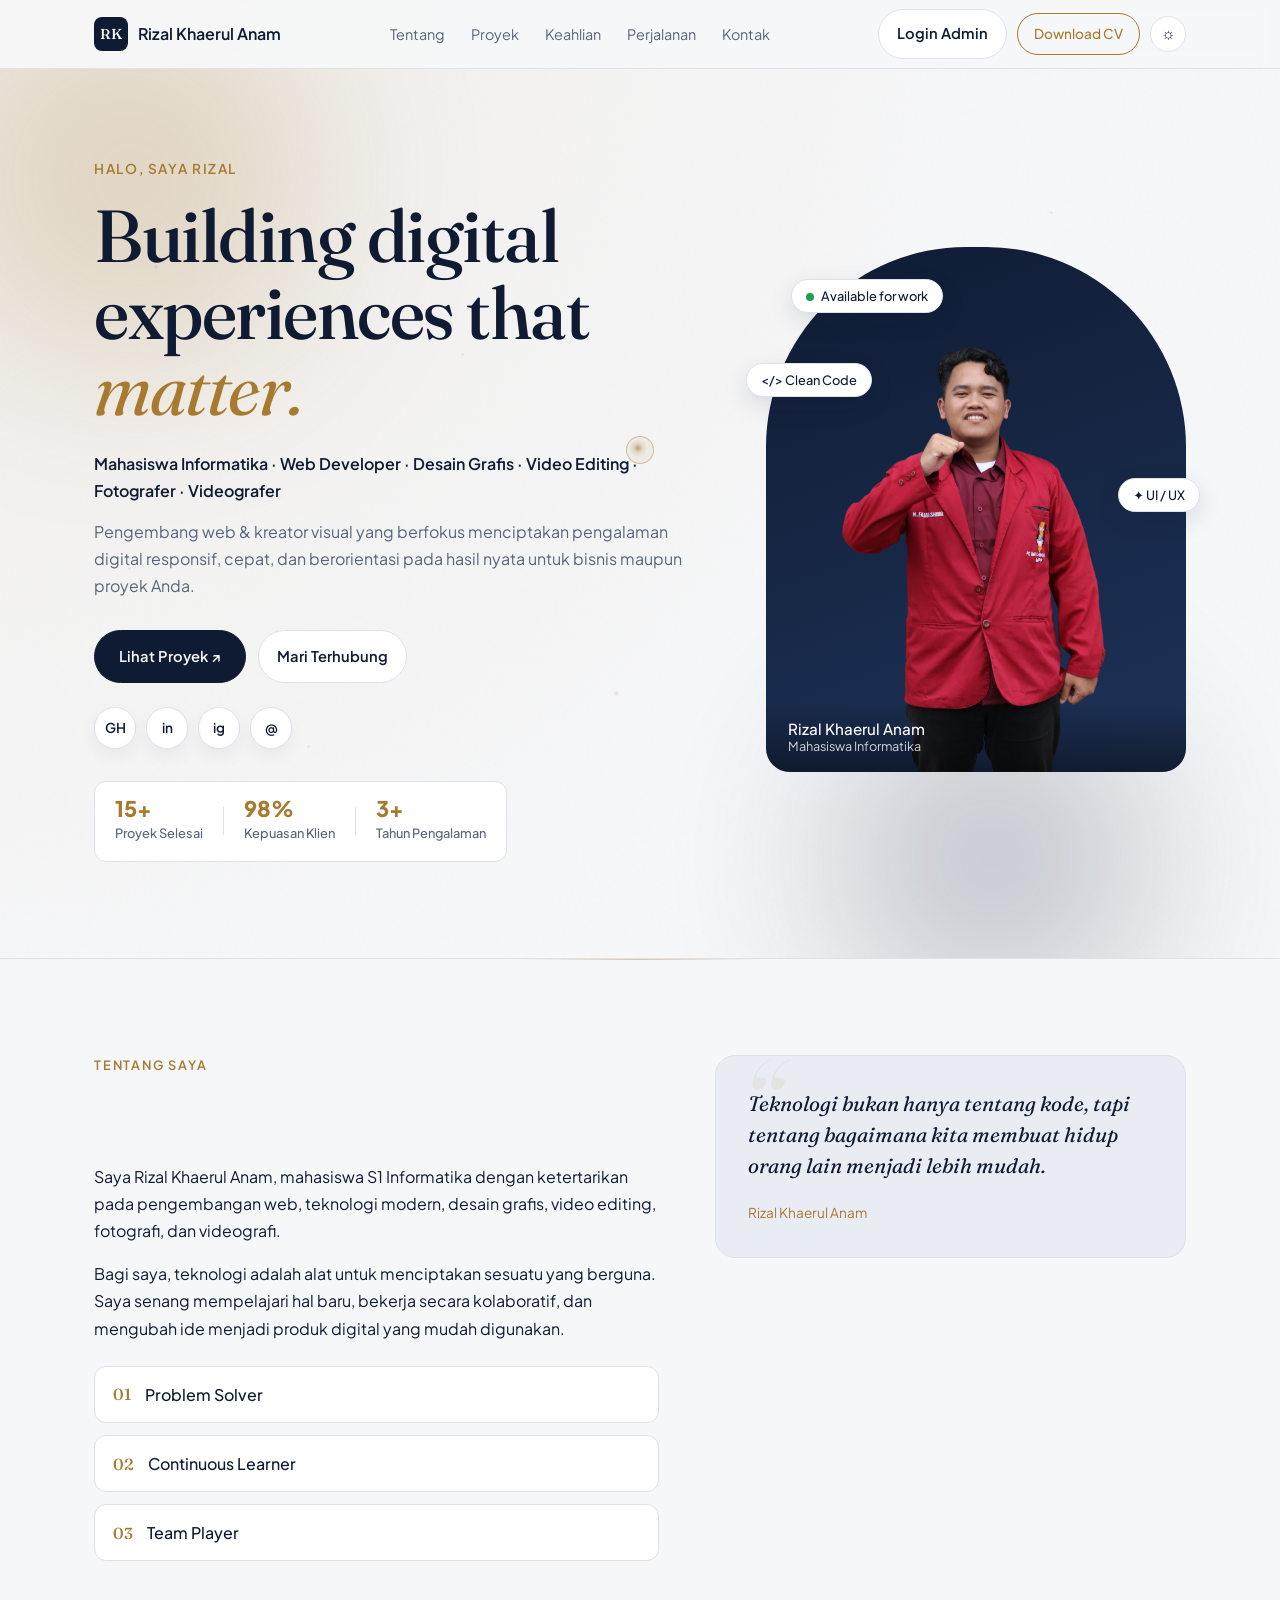
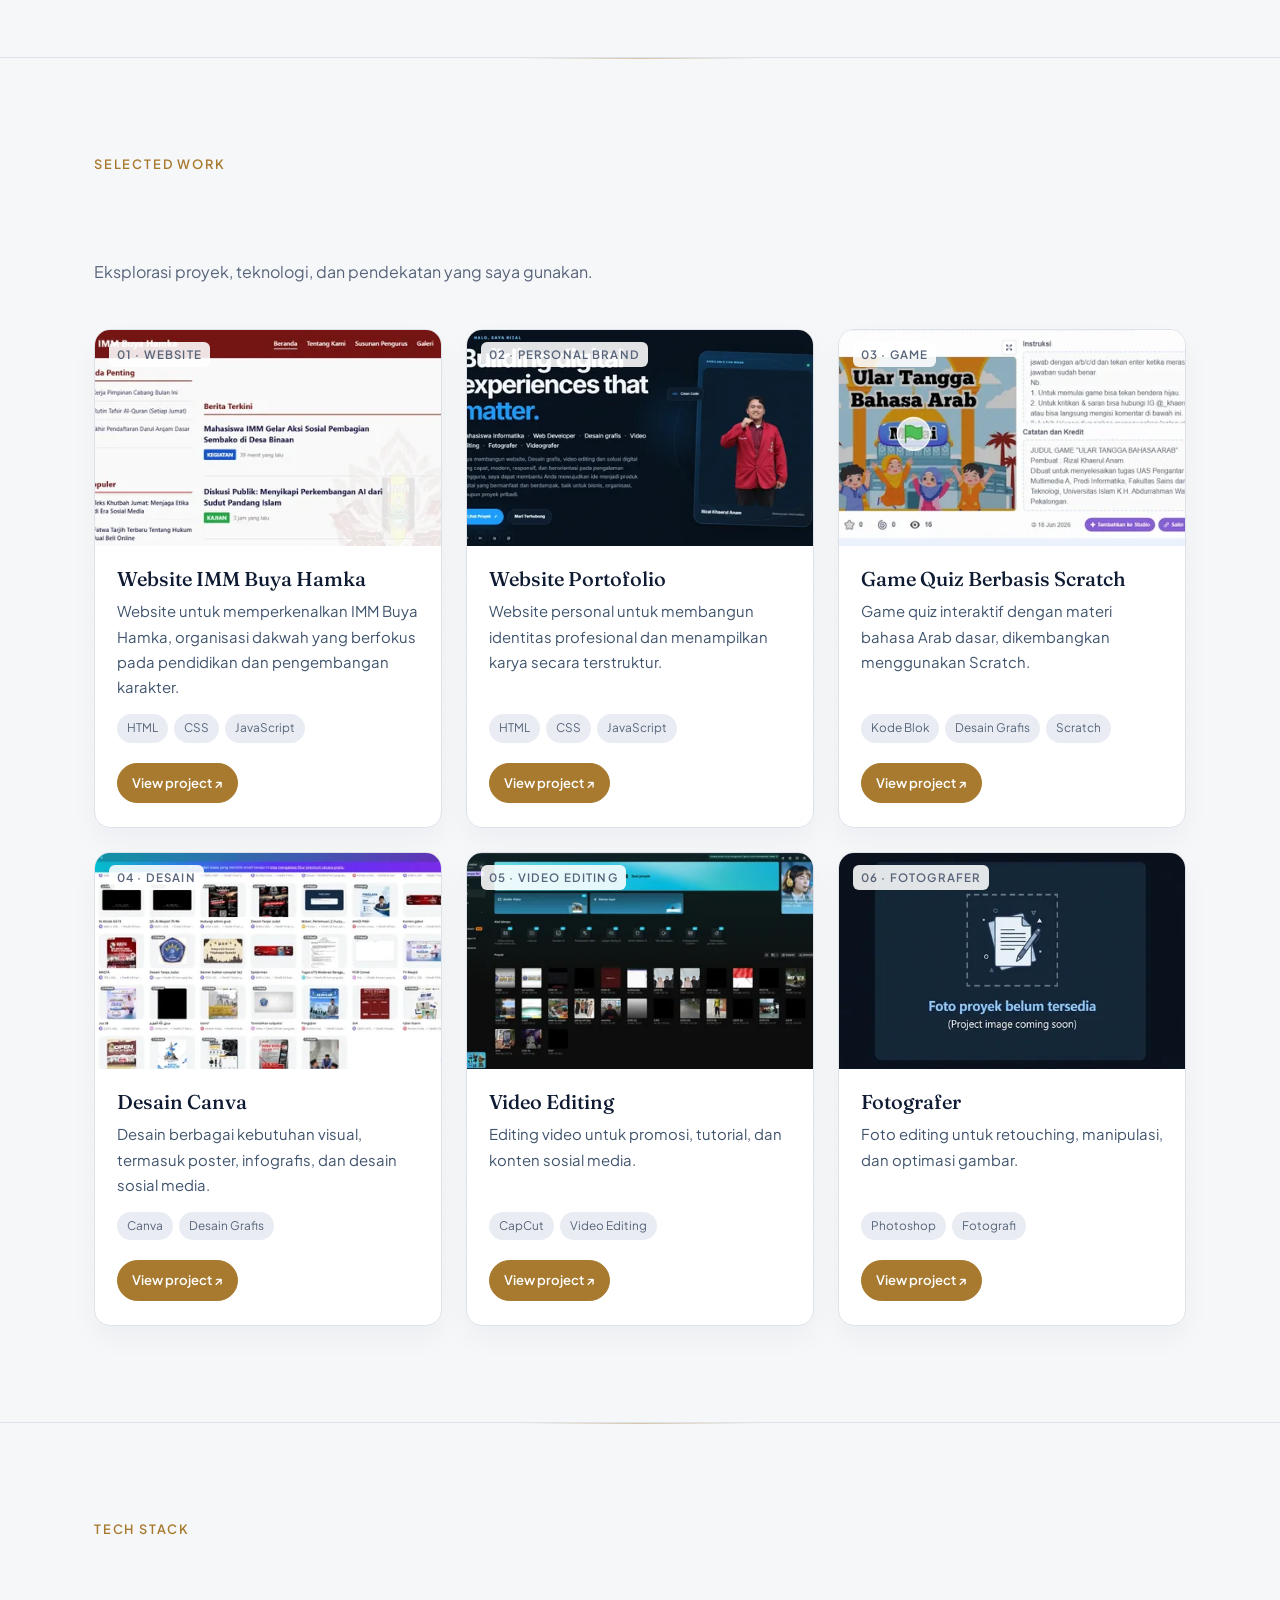
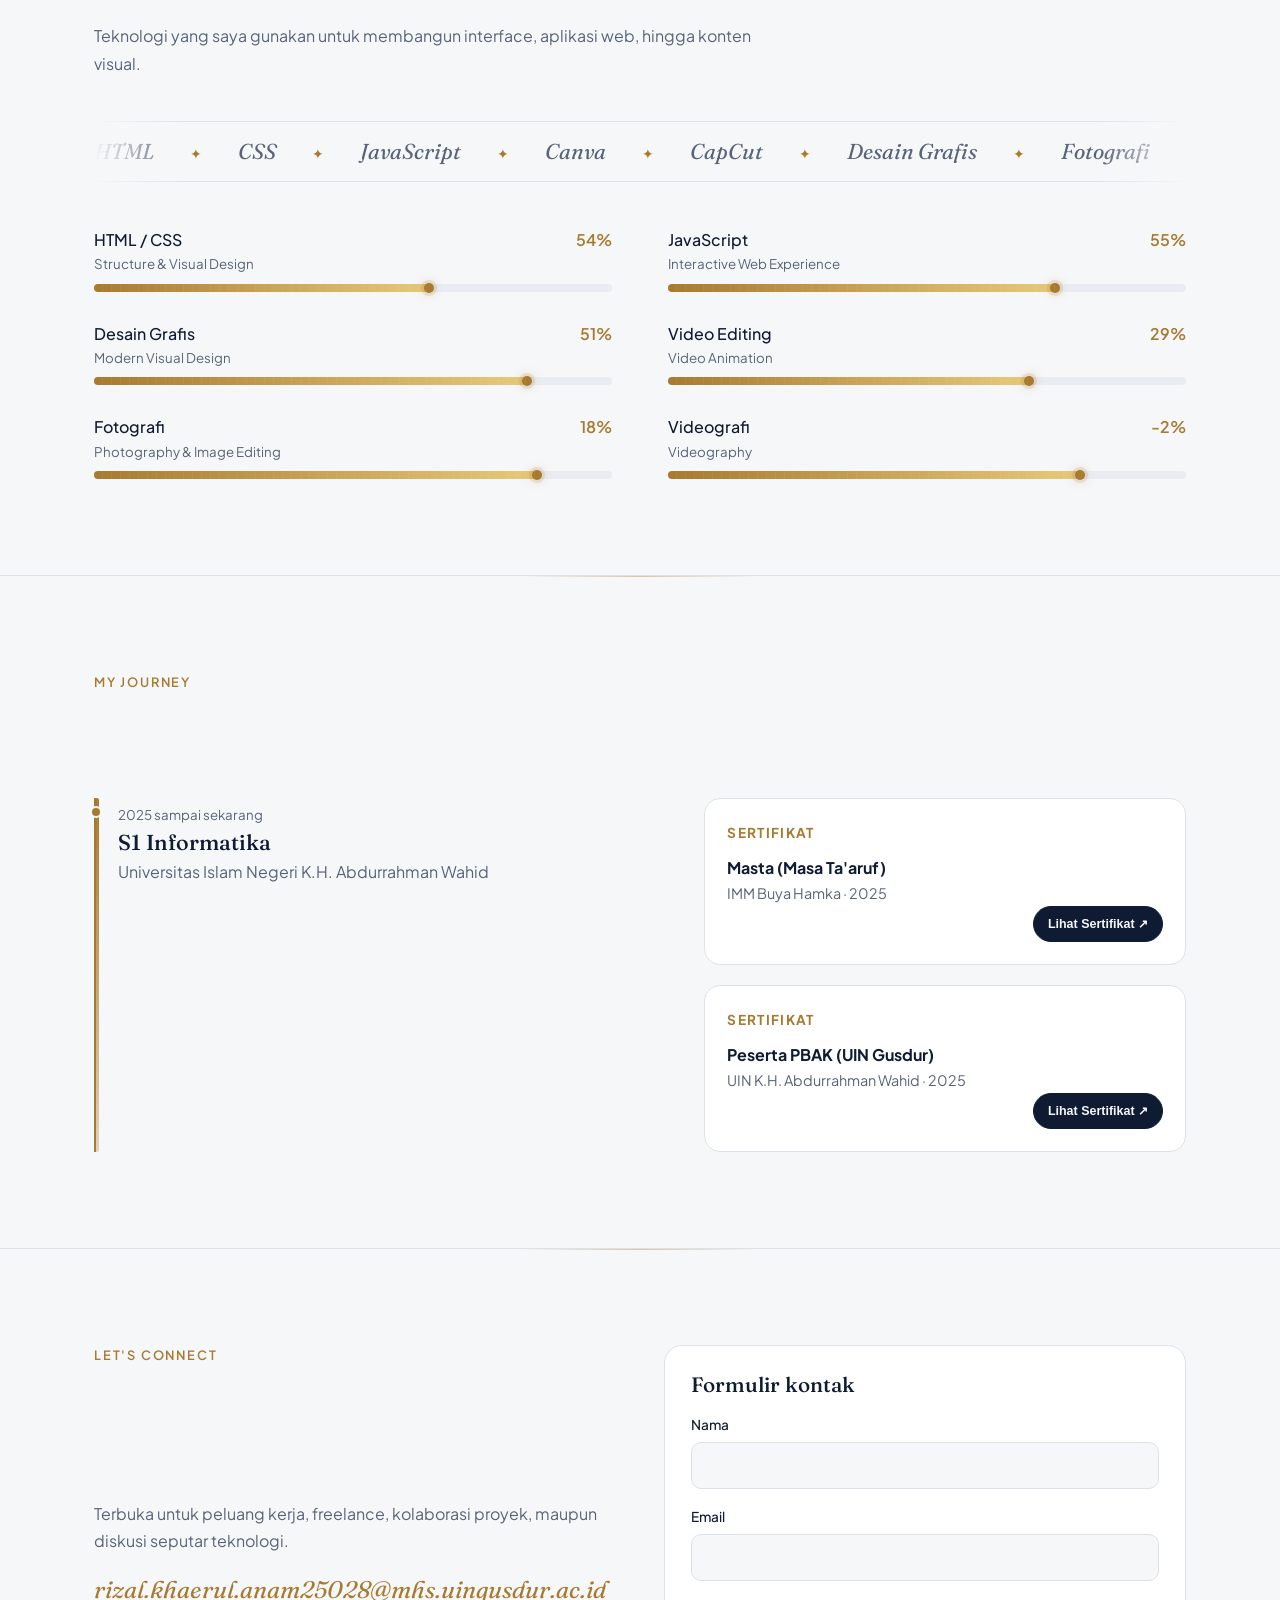
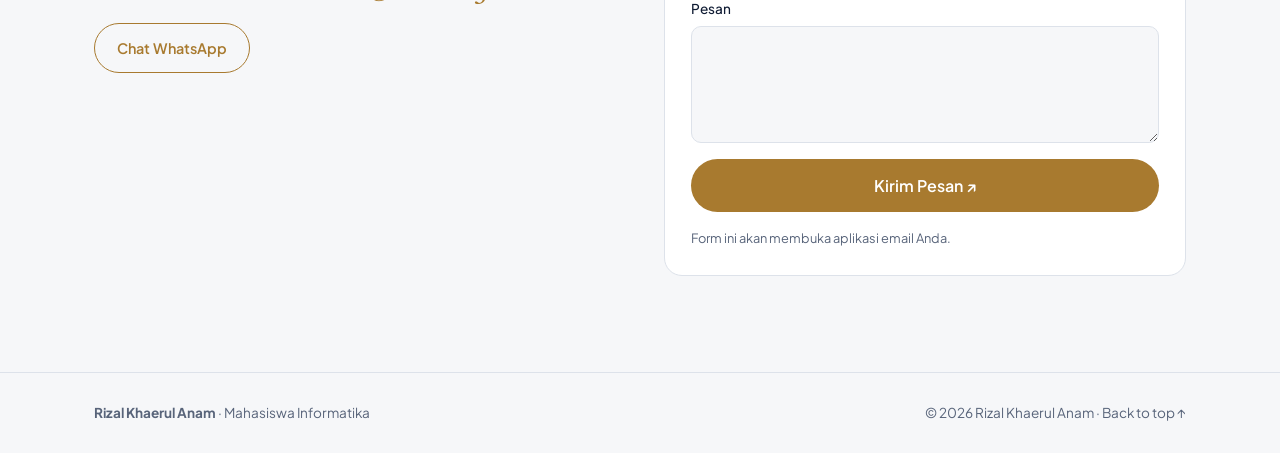
<file: index.html>
<!doctype html>
<html lang="id">
  <head>
    <meta charset="utf-8" />
    <meta
      name="viewport"
      content="width=device-width, initial-scale=1, viewport-fit=cover"
    />
    <meta
      name="description"
      content="Portofolio Rizal Khaerul Anam, mahasiswa Informatika, web developer, dan kreator visual."
    />
    <title>Rizal Khaerul Anam | Portfolio</title>

    <link rel="preconnect" href="https://fonts.googleapis.com" />
    <link rel="preconnect" href="https://fonts.gstatic.com" crossorigin />
    <link
      href="https://fonts.googleapis.com/css2?family=Fraunces:ital,opsz,wght@0,9..144,500;1,9..144,400&family=Plus+Jakarta+Sans:wght@400;500;600;700;800&display=swap"
      rel="stylesheet"
    />
    <link rel="icon" type="image/svg+xml" href="assets/favicon.svg" />
    <link rel="stylesheet" href="css/style.css" />
    <link rel="stylesheet" href="css/motion.css" />
    <style>
      .journey-row {
        margin-top: 40px;
      }

      .contact-copy {
        margin-bottom: 20px;
      }

      .skill-level-65 {
        width: 65%;
      }

      .skill-level-75 {
        width: 75%;
      }

      .skill-level-84 {
        width: 84%;
      }

      .skill-level-70 {
        width: 70%;
      }

      .skill-level-86 {
        width: 86%;
      }

      .skill-level-80 {
        width: 80%;
      }
    </style>
  </head>
  <body>
    <div class="cursor-glow" aria-hidden="true"></div>
    <a class="skip" href="#main">Lewati ke konten utama</a>

    <header>
      <div class="wrap">
        <a class="logo" href="#home"
          ><span class="mark">RK</span>Rizal Khaerul Anam</a
        >
        <nav aria-label="Navigasi utama">
          <a href="#about">Tentang</a><a href="#projects">Proyek</a
          ><a href="#skills">Keahlian</a><a href="#journey">Perjalanan</a
          ><a href="#contact">Kontak</a>
        </nav>
        <div class="actions">
          <a class="btn btn-secondary" href="admin.html">Login Admin</a>
          <a
            class="cv"
            href="assets/Rizal-Khaerul-Anam-CV.pdf"
            target="_blank"
            rel="noopener noreferrer"
            >Download CV</a
          >
          <button
            class="tbtn"
            id="theme"
            type="button"
            aria-label="Ganti tema"
            aria-pressed="false"
          >
            ☼
          </button>
        </div>
      </div>
    </header>

    <main id="main">
      <div class="hero reveal" id="home">
        <!-- Element Animasi Background Opsi 1 (Glowing Blobs) -->
        <div class="hero-bg-anim" aria-hidden="true">
          <div class="blob blob-1"></div>
          <div class="blob blob-2"></div>
        </div>

        <div class="wrap">
          <div>
            <p class="hi">HALO, SAYA RIZAL</p>
            <h1>Building digital experiences that <em>matter.</em></h1>
            <p class="roles">
              Mahasiswa Informatika · Web Developer · Desain Grafis · Video
              Editing · Fotografer · Videografer
            </p>

            <!-- Paragraf Hero yang Disempurnakan -->
            <p class="lead">
              Pengembang web & kreator visual yang berfokus menciptakan
              pengalaman digital responsif, cepat, dan berorientasi pada hasil
              nyata untuk bisnis maupun proyek Anda.
            </p>

            <!-- CTA Group & Sosial Media -->
            <div class="btns">
              <a class="btn primary" href="#projects">Lihat Proyek ↗</a>
              <a class="btn ghost btn-secondary" href="#contact"
                >Mari Terhubung</a
              >
            </div>

            <div class="social" aria-label="Media sosial">
              <a
                href="https://github.com/Rizalkhaerulanam-hub"
                aria-label="GitHub"
                target="_blank"
                rel="noopener noreferrer"
                class="social-icon"
                >GH</a
              >
              <a
                href="https://www.linkedin.com/in/rizal-khaerul-anam-7a9240411"
                aria-label="LinkedIn"
                target="_blank"
                rel="noopener noreferrer"
                class="social-icon"
                >in</a
              >
              <a
                href="https://www.instagram.com/_khaeruull"
                aria-label="Instagram"
                target="_blank"
                rel="noopener noreferrer"
                class="social-icon"
                >ig</a
              >
              <a
                href="mailto:rizal.khaerul.anam@gmail.com"
                aria-label="Email"
                class="social-icon"
                >@</a
              >
            </div>

            <!-- Bukti Sosial Above the Fold -->
            <div class="social-proof-above-fold">
              <div class="proof-item">
                <span class="proof-number">15+</span>
                <span class="proof-label">Proyek Selesai</span>
              </div>
              <div class="proof-divider"></div>
              <div class="proof-item">
                <span class="proof-number">98%</span>
                <span class="proof-label">Kepuasan Klien</span>
              </div>
              <div class="proof-divider"></div>
              <div class="proof-item">
                <span class="proof-number">3+</span>
                <span class="proof-label">Tahun Pengalaman</span>
              </div>
            </div>
          </div>

          <div class="photo">
            <img
              src="assets/profile.webp"
              alt="Foto profil Rizal Khaerul Anam"
              width="640"
              height="800"
              loading="eager"
              decoding="async"
            />
            <span class="chip c3"
              ><span class="dot"></span>Available for work</span
            >
            <span class="chip c1">&lt;/&gt; Clean Code</span>
            <span class="chip c2">✦ UI / UX</span>
            <div class="cap">
              Rizal Khaerul Anam<small>Mahasiswa Informatika</small>
            </div>
          </div>
        </div>
      </div>

      <section id="about" class="reveal">
        <div class="wrap about">
          <div>
            <p class="eyebrow">TENTANG SAYA</p>
            <h2>Lebih dari sekadar <em>kode.</em></h2>
            <p>
              Saya Rizal Khaerul Anam, mahasiswa S1 Informatika dengan
              ketertarikan pada pengembangan web, teknologi modern, desain
              grafis, video editing, fotografi, dan videografi.
            </p>
            <p>
              Bagi saya, teknologi adalah alat untuk menciptakan sesuatu yang
              berguna. Saya senang mempelajari hal baru, bekerja secara
              kolaboratif, dan mengubah ide menjadi produk digital yang mudah
              digunakan.
            </p>
            <div class="traits">
              <div class="trait"><b>01</b>Problem Solver</div>
              <div class="trait"><b>02</b>Continuous Learner</div>
              <div class="trait"><b>03</b>Team Player</div>
            </div>
          </div>
          <blockquote>
            <p>
              Teknologi bukan hanya tentang kode, tapi tentang bagaimana kita
              membuat hidup orang lain menjadi lebih mudah.
            </p>
            <cite>Rizal Khaerul Anam</cite>
          </blockquote>
        </div>
      </section>

      <section id="projects" class="reveal">
        <div class="wrap">
          <p class="eyebrow">SELECTED WORK</p>
          <h2>Proyek yang pernah <em>saya bangun.</em></h2>
          <p class="sub">
            Eksplorasi proyek, teknologi, dan pendekatan yang saya gunakan.
          </p>
          <div class="grid">
            <article class="card">
              <div class="thumb">
                <img
                  src="assets/Project/01-480.webp"
                  srcset="
                    assets/Project/01-480.webp   480w,
                    assets/Project/01-768.webp   768w,
                    assets/Project/01-1078.webp 1078w
                  "
                  sizes="(max-width: 620px) 90vw, (max-width: 960px) 44vw, 340px"
                  width="1078"
                  height="674"
                  loading="lazy"
                  decoding="async"
                  alt="Pratinjau proyek website IMM Buya Hamka"
                /><span>01 · WEBSITE</span>
              </div>
              <div class="body">
                <h3>Website IMM Buya Hamka</h3>
                <p>
                  Website untuk memperkenalkan IMM Buya Hamka, organisasi dakwah
                  yang berfokus pada pendidikan dan pengembangan karakter.
                </p>
                <ul class="tags">
                  <li>HTML</li>
                  <li>CSS</li>
                  <li>JavaScript</li>
                </ul>
                <a
                  class="go"
                  href="https://rizalkhaerulanam-hub.github.io/website-imm/"
                  target="_blank"
                  rel="noopener noreferrer"
                  >View project ↗</a
                >
              </div>
            </article>
            <article class="card">
              <div class="thumb">
                <img
                  src="assets/Project/02-480.webp"
                  srcset="
                    assets/Project/02-480.webp 480w,
                    assets/Project/02-768.webp 768w,
                    assets/Project/02-936.webp 936w
                  "
                  sizes="(max-width: 620px) 90vw, (max-width: 960px) 44vw, 340px"
                  width="936"
                  height="585"
                  loading="lazy"
                  decoding="async"
                  alt="Pratinjau website portofolio pribadi"
                /><span>02 · PERSONAL BRAND</span>
              </div>
              <div class="body">
                <h3>Website Portofolio</h3>
                <p>
                  Website personal untuk membangun identitas profesional dan
                  menampilkan karya secara terstruktur.
                </p>
                <ul class="tags">
                  <li>HTML</li>
                  <li>CSS</li>
                  <li>JavaScript</li>
                </ul>
                <a
                  class="go"
                  href="https://github.com/Rizalkhaerulanam-hub/portfolio-rizal-premium"
                  target="_blank"
                  rel="noopener noreferrer"
                  >View project ↗</a
                >
              </div>
            </article>
            <article class="card">
              <div class="thumb">
                <img
                  src="assets/Project/03-480.webp"
                  srcset="
                    assets/Project/03-480.webp 480w,
                    assets/Project/03-768.webp 768w,
                    assets/Project/03-982.webp 982w
                  "
                  sizes="(max-width: 620px) 90vw, (max-width: 960px) 44vw, 340px"
                  width="982"
                  height="614"
                  loading="lazy"
                  decoding="async"
                  alt="Pratinjau proyek game kuis bahasa Arab"
                /><span>03 · GAME</span>
              </div>
              <div class="body">
                <h3>Game Quiz Berbasis Scratch</h3>
                <p>
                  Game quiz interaktif dengan materi bahasa Arab dasar,
                  dikembangkan menggunakan Scratch.
                </p>
                <ul class="tags">
                  <li>Kode Blok</li>
                  <li>Desain Grafis</li>
                  <li>Scratch</li>
                </ul>
                <a
                  class="go"
                  href="https://scratch.mit.edu/projects/1331678652/"
                  target="_blank"
                  rel="noopener noreferrer"
                  >View project ↗</a
                >
              </div>
            </article>
            <article class="card">
              <div class="thumb">
                <img
                  src="assets/Project/04-480.webp"
                  srcset="
                    assets/Project/04-480.webp 480w,
                    assets/Project/04-660.webp 660w
                  "
                  sizes="(max-width: 620px) 90vw, (max-width: 960px) 44vw, 340px"
                  width="660"
                  height="413"
                  loading="lazy"
                  decoding="async"
                  alt="Pratinjau karya desain grafis"
                /><span>04 · DESAIN</span>
              </div>
              <div class="body">
                <h3>Desain Canva</h3>
                <p>
                  Desain berbagai kebutuhan visual, termasuk poster, infografis,
                  dan desain sosial media.
                </p>
                <ul class="tags">
                  <li>Canva</li>
                  <li>Desain Grafis</li>
                </ul>
                <a class="go" href="desain-canva.html">View project ↗</a>
              </div>
            </article>
            <article class="card">
              <div class="thumb">
                <img
                  src="assets/Project/05-480.webp"
                  srcset="
                    assets/Project/05-480.webp 480w,
                    assets/Project/05-768.webp 768w,
                    assets/Project/05-943.webp 943w
                  "
                  sizes="(max-width: 620px) 90vw, (max-width: 960px) 44vw, 340px"
                  width="943"
                  height="589"
                  loading="lazy"
                  decoding="async"
                  alt="Pratinjau proyek video editing"
                /><span>05 · VIDEO EDITING</span>
              </div>
              <div class="body">
                <h3>Video Editing</h3>
                <p>
                  Editing video untuk promosi, tutorial, dan konten sosial
                  media.
                </p>
                <ul class="tags">
                  <li>CapCut</li>
                  <li>Video Editing</li>
                </ul>
                <a class="go" href="video-editing.html">View project ↗</a>
              </div>
            </article>
            <article class="card">
              <div class="thumb">
                <img
                  src="assets/Project/comingsoon-480.webp"
                  srcset="
                    assets/Project/comingsoon-480.webp   480w,
                    assets/Project/comingsoon-768.webp   768w,
                    assets/Project/comingsoon-1024.webp 1024w
                  "
                  sizes="(max-width: 620px) 90vw, (max-width: 960px) 44vw, 340px"
                  width="1024"
                  height="667"
                  loading="lazy"
                  decoding="async"
                  alt="Pratinjau halaman portofolio fotografi"
                /><span>06 · FOTOGRAFER</span>
              </div>
              <div class="body">
                <h3>Fotografer</h3>
                <p>
                  Foto editing untuk retouching, manipulasi, dan optimasi
                  gambar.
                </p>
                <ul class="tags">
                  <li>Photoshop</li>
                  <li>Fotografi</li>
                </ul>
                <a class="go" href="fotografer.html">View project ↗</a>
              </div>
            </article>
          </div>
        </div>
      </section>

      <section id="skills" class="reveal">
        <div class="wrap">
          <p class="eyebrow">TECH STACK</p>
          <h2>Tools untuk <em>mewujudkan ide.</em></h2>
          <p class="sub">
            Teknologi yang saya gunakan untuk membangun interface, aplikasi web,
            hingga konten visual.
          </p>
          <div class="marquee" aria-hidden="true">
            <div class="track">
              <span>HTML</span><span>CSS</span><span>JavaScript</span
              ><span>Canva</span><span>CapCut</span><span>Desain Grafis</span
              ><span>Fotografi</span><span>Videografi</span><span>HTML</span
              ><span>CSS</span><span>JavaScript</span><span>Canva</span
              ><span>CapCut</span><span>Desain Grafis</span
              ><span>Fotografi</span><span>Videografi</span>
            </div>
          </div>
          <div class="bars">
            <div class="bar">
              <div class="row">
                <span>HTML / CSS<small>Structure & Visual Design</small></span
                ><b>65%</b>
              </div>
              <div class="meter"><i class="skill-level-65"></i></div>
            </div>
            <div class="bar">
              <div class="row">
                <span>JavaScript<small>Interactive Web Experience</small></span
                ><b>75%</b>
              </div>
              <div class="meter"><i class="skill-level-75"></i></div>
            </div>
            <div class="bar">
              <div class="row">
                <span>Desain Grafis<small>Modern Visual Design</small></span
                ><b>84%</b>
              </div>
              <div class="meter"><i class="skill-level-84"></i></div>
            </div>
            <div class="bar">
              <div class="row">
                <span>Video Editing<small>Video Animation</small></span
                ><b>70%</b>
              </div>
              <div class="meter"><i class="skill-level-70"></i></div>
            </div>
            <div class="bar">
              <div class="row">
                <span>Fotografi<small>Photography & Image Editing</small></span
                ><b>86%</b>
              </div>
              <div class="meter"><i class="skill-level-86"></i></div>
            </div>
            <div class="bar">
              <div class="row">
                <span>Videografi<small>Videography</small></span
                ><b>80%</b>
              </div>
              <div class="meter"><i class="skill-level-80"></i></div>
            </div>
          </div>
        </div>
      </section>

      <section id="journey" class="reveal">
        <div class="wrap">
          <p class="eyebrow">MY JOURNEY</p>
          <h2>Belajar, bertumbuh, <em>berkarya.</em></h2>
          <div class="jr journey-row">
            <div class="tl">
              <small>2025 sampai sekarang</small>
              <h3>S1 Informatika</h3>
              <p>Universitas Islam Negeri K.H. Abdurrahman Wahid</p>
            </div>
            <div class="certs-col">
              <div class="cert">
                <h4>SERTIFIKAT</h4>
                <strong>Masta (Masa Ta'aruf)</strong>
                <span>IMM Buya Hamka · 2025</span>
                <button
                  class="btn primary cert-btn"
                  type="button"
                  data-cert-modal
                  data-cert-title="Sertifikat Masta (Masa Ta'aruf)"
                  data-cert-img="assets/SERTIFIKAT/S_01.png"
                  aria-label="Lihat sertifikat Masta"
                >
                  Lihat Sertifikat ↗
                </button>
              </div>

              <div class="cert">
                <h4>SERTIFIKAT</h4>
                <strong>Peserta PBAK (UIN Gusdur)</strong>
                <span>UIN K.H. Abdurrahman Wahid · 2025</span>
                <button
                  class="btn primary cert-btn"
                  type="button"
                  data-cert-modal
                  data-cert-title="Sertifikat Peserta PBAK (Uin Gusdur) 2025"
                  data-cert-img="assets/SERTIFIKAT/S_02.png"
                  aria-label="Lihat sertifikat Peserta PBAK"
                >
                  Lihat Sertifikat ↗
                </button>
              </div>
            </div>
          </div>
        </div>
      </section>

      <section id="contact" class="reveal">
        <div class="wrap contact">
          <div>
            <p class="eyebrow">LET'S CONNECT</p>
            <h2>Punya ide? Mari buat sesuatu yang <em>berarti.</em></h2>
            <p class="sub contact-copy">
              Terbuka untuk peluang kerja, freelance, kolaborasi proyek, maupun
              diskusi seputar teknologi.
            </p>
            <a
              class="mail"
              href="mailto:rizal.khaerul.anam25028@mhs.uingusdur.ac.id"
              >rizal.khaerul.anam25028@mhs.uingusdur.ac.id</a
            ><br />
            <a
              class="wa"
              href="https://wa.me/6285865565047?text=Halo%20Rizal%2C%20saya%20ingin%20berdiskusi%20tentang%20proyek."
              target="_blank"
              rel="noopener noreferrer"
              >Chat WhatsApp</a
            >
          </div>
          <form id="f">
            <h3>Formulir kontak</h3>
            <label>Nama<input name="n" required autocomplete="name" /></label>
            <label
              >Email<input name="e" type="email" required autocomplete="email"
            /></label>
            <label>Pesan<textarea name="m" rows="4" required></textarea></label>
            <button type="submit">Kirim Pesan ↗</button>
            <p class="note">Form ini akan membuka aplikasi email Anda.</p>
          </form>
        </div>
      </section>
    </main>

    <footer>
      <div class="wrap">
        <span><b>Rizal Khaerul Anam</b> · Mahasiswa Informatika</span
        ><span
          >© 2026 Rizal Khaerul Anam · <a href="#home">Back to top ↑</a></span
        >
      </div>
    </footer>

    <div class="cert-modal-backdrop" id="certModal" aria-hidden="true">
      <div
        class="cert-modal"
        role="dialog"
        aria-modal="true"
        aria-labelledby="certTitle"
      >
        <button
          type="button"
          class="cert-modal-close"
          data-close-cert
          aria-label="Kembali ke menu sebelumnya"
        >
          ×
        </button>
        <h3 id="certTitle">Sertifikat Masta (Masa Ta'aruf)</h3>
        <img
          id="certImg"
          src="assets/SERTIFIKAT/S_01.png"
          alt="Sertifikat Masta (Masa Ta'aruf)"
        />
        <button
          type="button"
          class="btn ghost cert-modal-return"
          data-close-cert
        >
          Kembali
        </button>
      </div>
    </div>

    <script src="js/main.js" defer></script>
    <script src="js/motion.js" defer></script>
  </body>
</html>
</file>
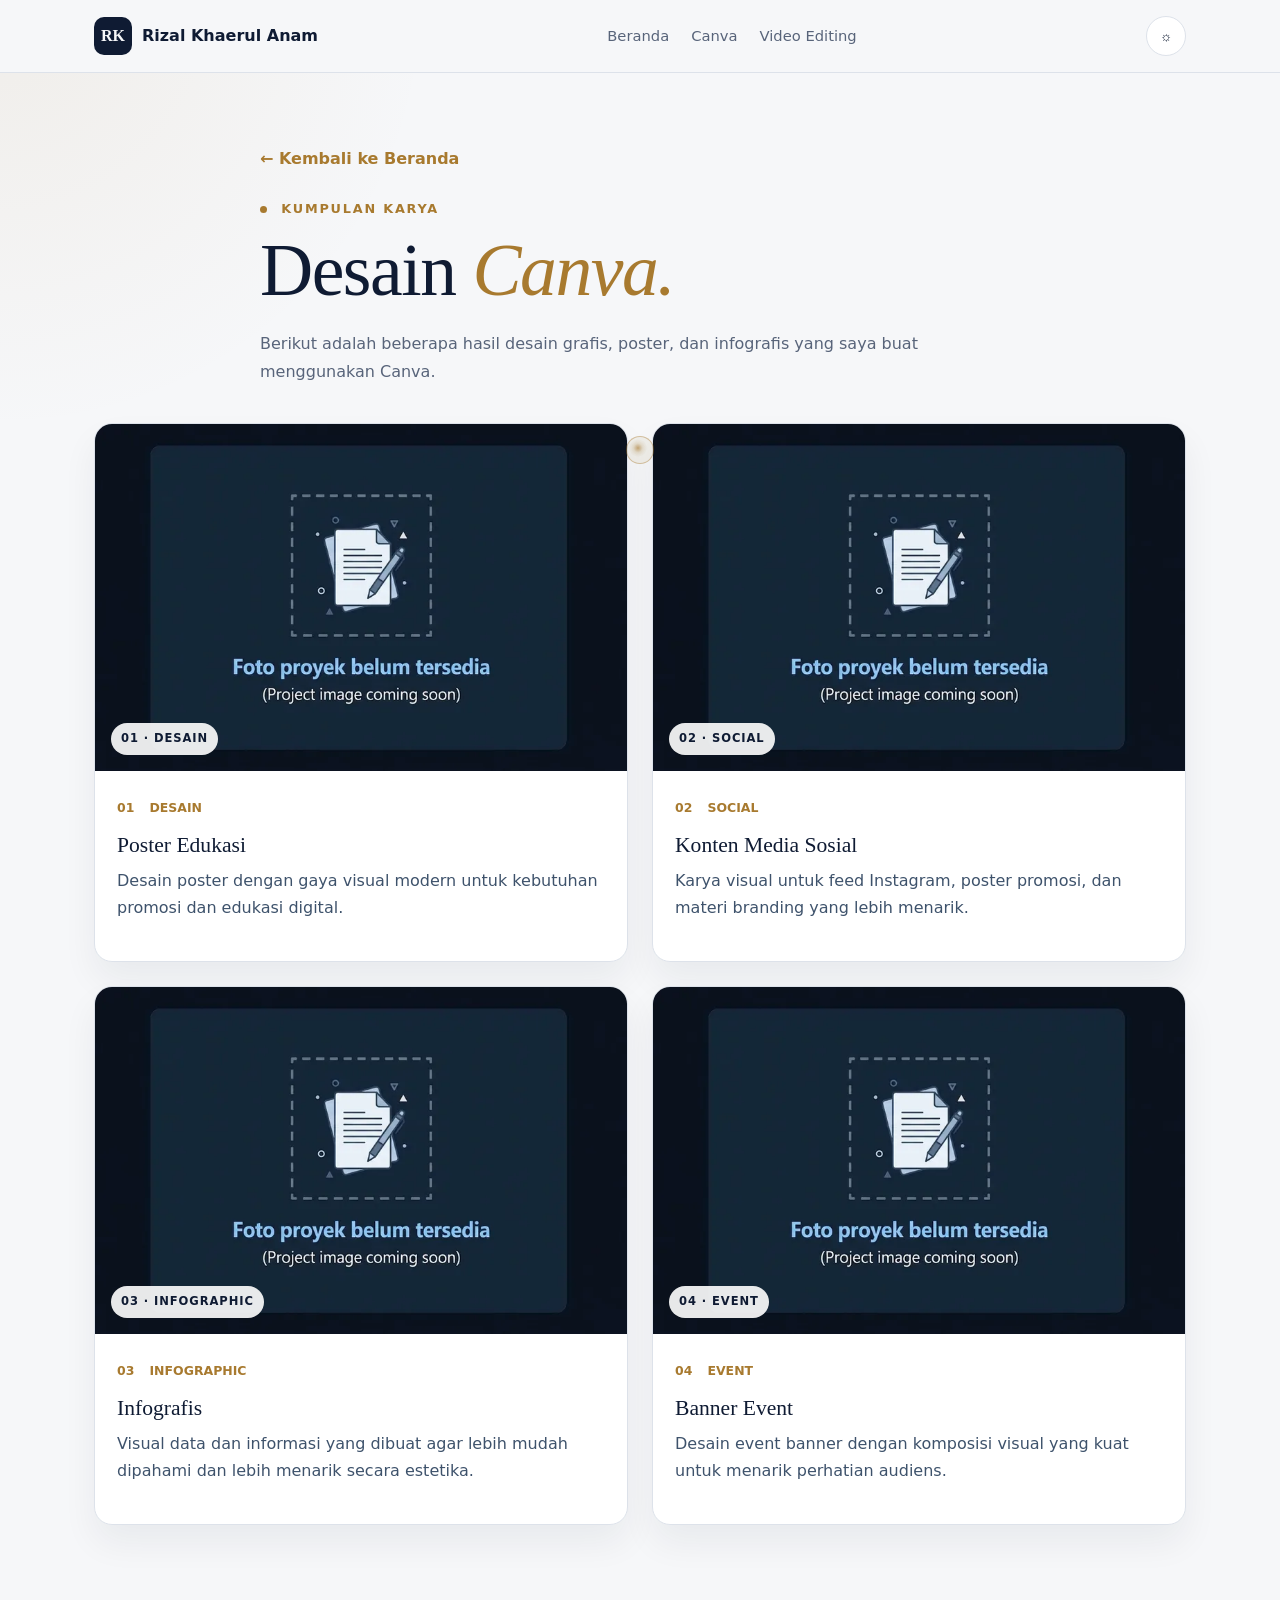
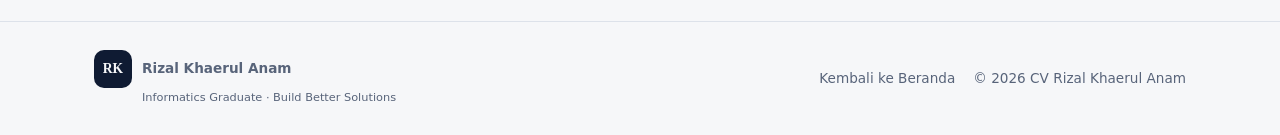
<file: desain-canva.html>
<!doctype html>
<html lang="id" data-theme="dark">
  <head>
    <link rel="icon" type="image/svg+xml" href="assets/favicon.svg" />
    <link rel="apple-touch-icon" href="assets/favicon.svg" />
    <meta charset="UTF-8" />
    <meta name="viewport" content="width=device-width, initial-scale=1.0" />
    <meta
      name="description"
      content="Kumpulan karya desain grafis, poster, dan infografis Canva oleh Rizal Khaerul Anam."
    />
    <title>Desain Canva — Rizal Khaerul Anam</title>

    <!-- Menghubungkan ke file CSS yang sama agar desainnya konsisten -->
    <script>
      (() => {
        try {
          const saved = localStorage.getItem("theme");
          if (saved === "light" || saved === "dark")
            document.documentElement.dataset.theme = saved;
          else if (window.matchMedia?.("(prefers-color-scheme: light)").matches)
            document.documentElement.dataset.theme = "light";
        } catch (_) {}
      })();
    </script>
    <link rel="stylesheet" href="css/style.css" />
  </head>
  <body>
    <a class="skip-link" href="#main-content">Lewati ke konten utama</a>
    <header class="site-header">
      <div class="container nav">
        <a class="brand" href="index.html" aria-label="Rizal Khaerul Anam">
          <span class="brand-mark">RK</span>
          <span class="brand-name">Rizal Khaerul Anam</span>
        </a>
        <nav class="nav-menu" id="navMenu" aria-label="Navigasi utama">
          <a href="index.html" class="nav-link">Beranda</a>
          <a href="desain-canva.html" class="nav-link">Canva</a>
          <a href="video-editing.html" class="nav-link">Video Editing</a>
        </nav>
        <button
          class="theme-toggle"
          id="themeToggle"
          type="button"
          aria-label="Ganti tema"
          aria-pressed="false"
        >
          <span class="theme-icon" aria-hidden="true">☼</span>
        </button>
        <button
          class="menu-toggle"
          id="menuToggle"
          type="button"
          aria-label="Buka menu"
          aria-expanded="false"
        >
          <span></span><span></span><span></span>
        </button>
      </div>
    </header>
    <!-- Latar belakang noise dan efek glow (sama seperti beranda) -->
    <div class="cursor-glow" aria-hidden="true"></div>
    <div class="noise" aria-hidden="true"></div>

    <main id="main-content">
      <section class="section projects">
        <div class="container">
          <!-- Tombol kembali ke halaman utama -->
          <div class="page-hero section-heading reveal">
            <a href="index.html" class="back-link">← Kembali ke Beranda</a>
            <p class="eyebrow"><span></span> KUMPULAN KARYA</p>
            <h1>Desain <em>Canva.</em></h1>
            <p class="heading-note">
              Berikut adalah beberapa hasil desain grafis, poster, dan
              infografis yang saya buat menggunakan Canva.
            </p>
          </div>

          <div class="project-grid gallery-grid">
            <article class="project-card featured">
              <div class="project-image">
                <img
                  src="assets/Project/comingsoon-768.webp"
                  srcset="
                    assets/Project/comingsoon-480.webp   480w,
                    assets/Project/comingsoon-768.webp   768w,
                    assets/Project/comingsoon-1024.webp 1024w
                  "
                  sizes="(max-width: 600px) 91vw, 540px"
                  width="1024"
                  height="667"
                  decoding="async"
                  alt="Poster edukasi desain Canva"
                  loading="lazy"
                />
                <span class="project-badge">01 · DESAIN</span>
              </div>
              <div class="project-info">
                <div>
                  <span class="project-index">01</span>
                  <span class="project-type">DESAIN</span>
                </div>
                <h3>Poster Edukasi</h3>
                <p>
                  Desain poster dengan gaya visual modern untuk kebutuhan
                  promosi dan edukasi digital.
                </p>
              </div>
            </article>

            <article class="project-card">
              <div class="project-image">
                <img
                  src="assets/Project/comingsoon-768.webp"
                  srcset="
                    assets/Project/comingsoon-480.webp   480w,
                    assets/Project/comingsoon-768.webp   768w,
                    assets/Project/comingsoon-1024.webp 1024w
                  "
                  sizes="(max-width: 600px) 91vw, 540px"
                  width="1024"
                  height="667"
                  decoding="async"
                  alt="Social media design Canva"
                  loading="lazy"
                />
                <span class="project-badge">02 · SOCIAL</span>
              </div>
              <div class="project-info">
                <div>
                  <span class="project-index">02</span>
                  <span class="project-type">SOCIAL</span>
                </div>
                <h3>Konten Media Sosial</h3>
                <p>
                  Karya visual untuk feed Instagram, poster promosi, dan materi
                  branding yang lebih menarik.
                </p>
              </div>
            </article>

            <article class="project-card">
              <div class="project-image">
                <img
                  src="assets/Project/comingsoon-768.webp"
                  srcset="
                    assets/Project/comingsoon-480.webp   480w,
                    assets/Project/comingsoon-768.webp   768w,
                    assets/Project/comingsoon-1024.webp 1024w
                  "
                  sizes="(max-width: 600px) 91vw, 540px"
                  width="1024"
                  height="667"
                  decoding="async"
                  alt="Infografis Canva"
                  loading="lazy"
                />
                <span class="project-badge">03 · INFOGRAPHIC</span>
              </div>
              <div class="project-info">
                <div>
                  <span class="project-index">03</span>
                  <span class="project-type">INFOGRAPHIC</span>
                </div>
                <h3>Infografis</h3>
                <p>
                  Visual data dan informasi yang dibuat agar lebih mudah
                  dipahami dan lebih menarik secara estetika.
                </p>
              </div>
            </article>

            <article class="project-card">
              <div class="project-image">
                <img
                  src="assets/Project/comingsoon-768.webp"
                  srcset="
                    assets/Project/comingsoon-480.webp   480w,
                    assets/Project/comingsoon-768.webp   768w,
                    assets/Project/comingsoon-1024.webp 1024w
                  "
                  sizes="(max-width: 600px) 91vw, 540px"
                  width="1024"
                  height="667"
                  decoding="async"
                  alt="Banner event desain Canva"
                  loading="lazy"
                />
                <span class="project-badge">04 · EVENT</span>
              </div>
              <div class="project-info">
                <div>
                  <span class="project-index">04</span>
                  <span class="project-type">EVENT</span>
                </div>
                <h3>Banner Event</h3>
                <p>
                  Desain event banner dengan komposisi visual yang kuat untuk
                  menarik perhatian audiens.
                </p>
              </div>
            </article>
          </div>
        </div>
      </section>
    </main>

    <footer class="page-footer">
      <div class="container footer-inner">
        <div>
          <span class="brand-mark">RK</span><strong>Rizal Khaerul Anam</strong>
          <small>Informatics Graduate · Build Better Solutions</small>
        </div>
        <div class="footer-links">
          <a href="index.html">Kembali ke Beranda</a>
          <span>© 2026 CV Rizal Khaerul Anam</span>
        </div>
      </div>
    </footer>
    <script src="js/main.js" defer></script>
    <script src="js/motion.js" defer></script>
  </body>
</html>
</file>
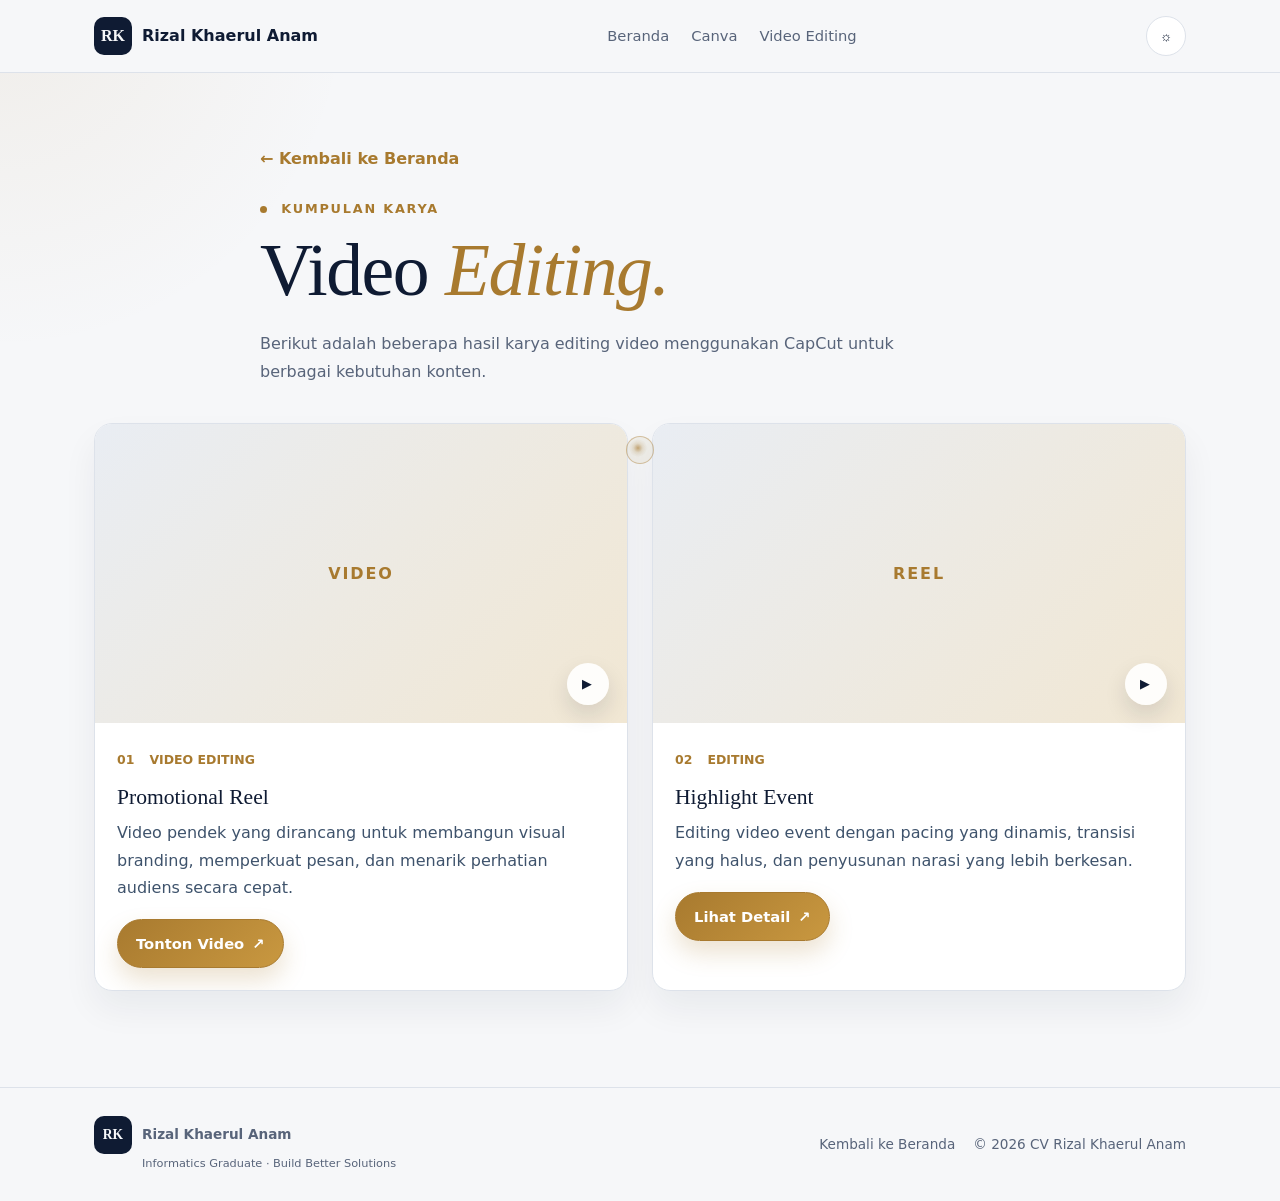
<file: video-editing.html>
<!doctype html>
<html lang="id" data-theme="dark">
  <head>
    <link rel="icon" type="image/svg+xml" href="assets/favicon.svg" />
    <link rel="apple-touch-icon" href="assets/favicon.svg" />
    <meta charset="UTF-8" />
    <meta name="viewport" content="width=device-width, initial-scale=1.0" />
    <meta
      name="description"
      content="Kumpulan karya video editing dan konten visual oleh Rizal Khaerul Anam."
    />
    <title>Video Editing — Rizal Khaerul Anam</title>
    <!-- Menghubungkan ke file CSS yang sama -->
    <script>
      (() => {
        try {
          const saved = localStorage.getItem("theme");
          if (saved === "light" || saved === "dark")
            document.documentElement.dataset.theme = saved;
          else if (window.matchMedia?.("(prefers-color-scheme: light)").matches)
            document.documentElement.dataset.theme = "light";
        } catch (_) {}
      })();
    </script>
    <link rel="stylesheet" href="css/style.css" />
  </head>
  <body>
    <a class="skip-link" href="#main-content">Lewati ke konten utama</a>
    <header class="site-header">
      <div class="container nav">
        <a class="brand" href="index.html" aria-label="Rizal Khaerul Anam">
          <span class="brand-mark">RK</span>
          <span class="brand-name">Rizal Khaerul Anam</span>
        </a>
        <nav class="nav-menu" id="navMenu" aria-label="Navigasi utama">
          <a href="index.html" class="nav-link">Beranda</a>
          <a href="desain-canva.html" class="nav-link">Canva</a>
          <a href="video-editing.html" class="nav-link">Video Editing</a>
        </nav>
        <button
          class="theme-toggle"
          id="themeToggle"
          type="button"
          aria-label="Ganti tema"
          aria-pressed="false"
        >
          <span class="theme-icon" aria-hidden="true">☼</span>
        </button>
        <button
          class="menu-toggle"
          id="menuToggle"
          type="button"
          aria-label="Buka menu"
          aria-expanded="false"
        >
          <span></span><span></span><span></span>
        </button>
      </div>
    </header>
    <div class="cursor-glow" aria-hidden="true"></div>
    <div class="noise" aria-hidden="true"></div>

    <main id="main-content">
      <section class="section projects">
        <div class="container">
          <!-- Tombol kembali ke halaman utama -->
          <div class="page-hero section-heading reveal">
            <a href="index.html" class="back-link">← Kembali ke Beranda</a>
            <p class="eyebrow"><span></span> KUMPULAN KARYA</p>
            <h1>Video <em>Editing.</em></h1>
            <p class="heading-note">
              Berikut adalah beberapa hasil karya editing video menggunakan
              CapCut untuk berbagai kebutuhan konten.
            </p>
          </div>

          <div class="project-grid media-grid">
            <article class="project-card video-card featured">
              <div class="media-placeholder">
                <span>VIDEO</span>
              </div>
              <div class="project-info">
                <div>
                  <span class="project-index">01</span>
                  <span class="project-type">VIDEO EDITING</span>
                </div>
                <h3>Promotional Reel</h3>
                <p>
                  Video pendek yang dirancang untuk membangun visual branding,
                  memperkuat pesan, dan menarik perhatian audiens secara cepat.
                </p>
                <a
                  href="mailto:rizal.khaerulanam25028@mhs.uingusdur.ac.id?subject=Permintaan%20Video%20Editing"
                  class="btn btn-primary"
                  >Tonton Video <span>↗</span></a
                >
              </div>
            </article>

            <article class="project-card video-card">
              <div class="media-placeholder">
                <span>REEL</span>
              </div>
              <div class="project-info">
                <div>
                  <span class="project-index">02</span>
                  <span class="project-type">EDITING</span>
                </div>
                <h3>Highlight Event</h3>
                <p>
                  Editing video event dengan pacing yang dinamis, transisi yang
                  halus, dan penyusunan narasi yang lebih berkesan.
                </p>
                <a
                  href="mailto:rizal.khaerulanam25028@mhs.uingusdur.ac.id?subject=Permintaan%20Edit%20Video%20Event"
                  class="btn btn-primary"
                  >Lihat Detail <span>↗</span></a
                >
              </div>
            </article>
          </div>
        </div>
      </section>
    </main>

    <footer class="page-footer">
      <div class="container footer-inner">
        <div>
          <span class="brand-mark">RK</span><strong>Rizal Khaerul Anam</strong>
          <small>Informatics Graduate · Build Better Solutions</small>
        </div>
        <div class="footer-links">
          <a href="index.html">Kembali ke Beranda</a>
          <span>© 2026 CV Rizal Khaerul Anam</span>
        </div>
      </div>
    </footer>
    <script src="js/main.js" defer></script>
    <script src="js/motion.js" defer></script>
  </body>
</html>
</file>
<file: css/style.css>
/* =========================================================
   PORTOFOLIO RIZAL KHAERUL ANAM
   Stylesheet utama hasil pemisahan dari index.html
   ========================================================= */
:root {
  --bg: #f6f7f9;
  --surface: #fff;
  --ink: #0f1b33;
  --muted: #58647a;
  --project-copy: #374c66;
  --line: #dde2ea;
  --accent: #a87a2f;
  --accent-soft: #f1e7d3;
  --on-accent: #fff;
  --panel: #e9edf3;
  --serif: "Fraunces", Georgia, serif;
  --sans: "Plus Jakarta Sans", system-ui, -apple-system, "Segoe UI", sans-serif;
  padding-top: env(safe-area-inset-top, 0px);
  padding-bottom: env(safe-area-inset-bottom, 0px);
}

@media (prefers-color-scheme: dark) {
  :root:not([data-theme="light"]) {
    --bg: #0a1220;
    --surface: #111c30;
    --ink: #eaeff7;
    --muted: #9aa7bc;
    --project-copy: #d7e1f3;
    --line: #22304a;
    --accent: #d6ae62;
    --accent-soft: #2a2518;
    --on-accent: #0a1220;
    --panel: #16233b;
  }
}

:root[data-theme="dark"] {
  --bg: #0a1220;
  --surface: #111c30;
  --ink: #eaeff7;
  --muted: #9aa7bc;
  --project-copy: #d7e1f3;
  --line: #22304a;
  --accent: #d6ae62;
  --accent-soft: #2a2518;
  --on-accent: #0a1220;
  --panel: #16233b;
}

*,
*::before,
*::after {
  box-sizing: border-box;
}

html {
  scroll-behavior: smooth;
  scroll-padding-top: calc(76px + env(safe-area-inset-top, 0px));
}

body {
  margin: 0;
  background:
    radial-gradient(
      circle at top left,
      rgba(168, 122, 47, 0.08),
      transparent 20%
    ),
    var(--bg);
  color: var(--ink);
  font: 400 1rem/1.7 var(--sans);
  -webkit-font-smoothing: antialiased;
  overflow-x: hidden;
}

body,
button,
a {
  cursor: auto;
}

@media (pointer: fine) {
  body,
  button,
  a,
  input,
  textarea {
    cursor: pointer;
  }
}

.cursor-glow {
  position: fixed;
  top: 0;
  left: 0;
  width: 18px;
  height: 18px;
  border-radius: 50%;
  pointer-events: none;
  z-index: 9999;
  background: radial-gradient(
    circle,
    rgba(168, 122, 47, 0.8),
    rgba(168, 122, 47, 0.22) 35%,
    rgba(168, 122, 47, 0.08) 55%,
    transparent 72%
  );
  transform: translate(-50%, -50%);
  transition:
    width 0.18s ease,
    height 0.18s ease,
    opacity 0.18s ease,
    filter 0.18s ease;
  opacity: 0.8;
  filter: blur(0.5px);
  animation: cursorPulse 1.8s ease-in-out infinite;
}

.cursor-trail {
  position: fixed;
  top: 0;
  left: 0;
  width: 28px;
  height: 28px;
  border-radius: 50%;
  border: 1px solid rgba(168, 122, 47, 0.45);
  background: rgba(168, 122, 47, 0.08);
  pointer-events: none;
  z-index: 9998;
  transform: translate(-50%, -50%);
  opacity: 0.9;
  transition: opacity 0.2s ease;
  filter: blur(0.6px);
}

.cursor-glow.is-down {
  width: 26px;
  height: 26px;
  opacity: 1;
  filter: blur(0.2px);
}

@keyframes cursorPulse {
  0%,
  100% {
    box-shadow: 0 0 0 0 rgba(168, 122, 47, 0.18);
  }
  50% {
    box-shadow: 0 0 0 8px rgba(168, 122, 47, 0.04);
  }
}

@media (pointer: coarse) {
  .cursor-glow {
    display: none;
  }
}

a {
  color: inherit;
  text-decoration: none;
}

:focus-visible {
  outline: 2px solid var(--accent);
  outline-offset: 3px;
  border-radius: 3px;
}

.wrap {
  max-width: 1140px;
  margin: 0 auto;
  padding: 0 24px;
}

.skip {
  position: absolute;
  left: -999px;
}

.skip:focus {
  left: 12px;
  top: 12px;
  background: var(--ink);
  color: var(--bg);
  padding: 8px 12px;
  z-index: 50;
}

header {
  position: sticky;
  top: env(safe-area-inset-top, 0px);
  z-index: 20;
  background: color-mix(in srgb, var(--bg) 88%, transparent);
  -webkit-backdrop-filter: blur(10px);
  backdrop-filter: blur(10px);
  border-bottom: 1px solid var(--line);
}

header .wrap {
  display: flex;
  align-items: center;
  justify-content: space-between;
  height: 68px;
  gap: 16px;
}

.logo {
  display: flex;
  align-items: center;
  gap: 10px;
  font-weight: 600;
}

.mark {
  width: 34px;
  height: 34px;
  border-radius: 8px;
  background: var(--ink);
  color: var(--bg);
  display: grid;
  place-items: center;
  font: 500 0.9rem var(--serif);
}

nav {
  display: flex;
  gap: 26px;
  font-size: 0.9rem;
  color: var(--muted);
}

nav a:hover {
  color: var(--ink);
}

.actions {
  display: flex;
  gap: 10px;
  align-items: center;
}

.cv {
  border: 1px solid var(--accent);
  color: var(--accent);
  padding: 8px 16px;
  border-radius: 999px;
  font-size: 0.85rem;
  font-weight: 500;
}

.cv:hover {
  background: var(--accent);
  color: var(--on-accent);
}

.tbtn {
  width: 36px;
  height: 36px;
  border-radius: 50%;
  border: 1px solid var(--line);
  background: var(--surface);
  color: var(--ink);
  cursor: pointer;
  font-size: 1rem;
}

@media (max-width: 860px) {
  header .wrap {
    height: auto;
    min-height: 68px;
    padding: 12px 0;
    flex-wrap: wrap;
    justify-content: center;
    gap: 10px 16px;
  }

  .logo {
    width: 100%;
    justify-content: center;
    text-align: center;
    font-size: 0.95rem;
    line-height: 1.3;
  }

  nav {
    display: none;
  }

  .actions {
    width: 100%;
    justify-content: center;
  }
}

.hero {
  padding: 88px 0 96px;
}

.hero .wrap {
  display: grid;
  grid-template-columns: 1.15fr 0.85fr;
  gap: 56px;
  align-items: center;
}

@media (max-width: 900px) {
  .hero .wrap {
    grid-template-columns: 1fr;
    gap: 32px;
  }

  .hero {
    padding: 56px 0;
  }

  .hero .wrap > div:first-child {
    text-align: center;
    display: flex;
    flex-direction: column;
    align-items: center;
  }

  .lead,
  .roles {
    max-width: 100%;
  }

  .btns {
    justify-content: center;
  }

  .social {
    justify-content: center;
  }

  .social-proof-above-fold {
    width: 100%;
  }
}

.hi {
  color: var(--accent);
  font-weight: 600;
  font-size: 0.85rem;
  letter-spacing: 0.12em;
  margin: 0 0 18px;
}

h1 {
  font: 500 clamp(2.5rem, 6.4vw, 4.6rem) / 1.04 var(--serif);
  letter-spacing: -0.02em;
  margin: 0 0 22px;
}

h1 em,
h2 em {
  font-style: italic;
  font-weight: 400;
  color: var(--accent);
}

.roles {
  font-weight: 600;
  margin: 0 0 14px;
}

.lead {
  color: var(--muted);
  max-width: 56ch;
  margin: 0 0 30px;
}

.btns {
  display: flex;
  gap: 12px;
  flex-wrap: wrap;
  margin-bottom: 24px;
}

.btn {
  display: inline-flex;
  align-items: center;
  justify-content: center;
  padding: 13px 24px;
  border-radius: 999px;
  font-weight: 600;
  font-size: 0.92rem;
  border: 1.5px solid var(--ink);
  cursor: pointer;
  transition:
    background 0.2s,
    color 0.2s,
    border-color 0.2s,
    transform 0.2s;
}

.btn:hover {
  transform: translateY(-2px);
}

.password-wrap {
  position: relative;
}

.password-input {
  width: 100%;
  padding-right: 44px;
}

.password-toggle {
  position: absolute;
  top: 50%;
  right: 10px;
  transform: translateY(-50%);
  width: 34px;
  height: 34px;
  border: 1px solid rgba(148, 163, 184, 0.44);
  border-radius: 50%;
  background: linear-gradient(
    135deg,
    rgba(255, 255, 255, 0.72),
    rgba(255, 255, 255, 0.18)
  );
  -webkit-backdrop-filter: blur(10px);
  backdrop-filter: blur(10px);
  color: var(--ink);
  cursor: pointer;
  display: grid;
  place-items: center;
  box-shadow: 0 8px 18px rgba(15, 23, 42, 0.08);
  transition:
    background 0.2s ease,
    border-color 0.2s ease,
    transform 0.2s ease,
    box-shadow 0.2s ease;
  padding: 0;
  line-height: 1;
}

.password-toggle:hover {
  background: linear-gradient(
    135deg,
    rgba(255, 255, 255, 0.9),
    rgba(148, 163, 184, 0.12)
  );
  border-color: rgba(128, 90, 213, 0.7);
  box-shadow: 0 12px 24px rgba(15, 23, 42, 0.12);
  transform: translateY(-50%) scale(1.05);
}

.password-toggle:focus-visible {
  outline: 2px solid rgba(128, 90, 213, 0.6);
  outline-offset: 2px;
}

.password-toggle svg {
  width: 17px;
  height: 17px;
  display: block;
  stroke: currentColor;
  fill: none;
  stroke-width: 1.9;
  stroke-linecap: round;
  stroke-linejoin: round;
}

.btn.primary {
  background: var(--ink);
  color: var(--bg);
  border-color: var(--ink);
}

.btn.primary:hover {
  background: var(--accent);
  border-color: var(--accent);
  color: var(--on-accent);
}

/* Kontras Ditingkatkan untuk CTA Sekunder */
.btn.btn-secondary,
.btn.ghost {
  background: var(--surface);
  color: var(--ink);
  border: 1.5px solid var(--line);
}

.btn.btn-secondary:hover,
.btn.ghost:hover {
  background: var(--ink);
  color: var(--bg);
  border-color: var(--ink);
}

/* Kontras & Touch Target Ditingkatkan untuk Media Sosial */
.social {
  display: flex;
  gap: 10px;
  margin-bottom: 32px;
}

.social a,
.social .social-icon {
  width: 42px;
  height: 42px;
  border: 1px solid var(--line);
  border-radius: 50%;
  display: grid;
  place-items: center;
  font-size: 0.85rem;
  font-weight: 600;
  color: var(--ink);
  background: var(--surface);
  transition: all 0.25s ease;
  box-shadow: 0 8px 18px rgba(15, 27, 51, 0.05);
}

.social a:hover,
.social .social-icon:hover {
  color: var(--on-accent);
  background: linear-gradient(135deg, var(--accent), #c99848);
  border-color: var(--accent);
  transform: translateY(-3px) rotate(4deg);
  box-shadow: 0 14px 22px rgba(168, 122, 47, 0.24);
}

/* Bukti Sosial Above the Fold */
.social-proof-above-fold {
  display: flex;
  align-items: center;
  gap: 20px;
  padding: 16px 20px;
  background: var(--surface);
  border: 1px solid var(--line);
  border-radius: 12px;
  width: fit-content;
}

.proof-item {
  display: flex;
  flex-direction: column;
}

.proof-number {
  font-size: 1.35rem;
  font-weight: 800;
  color: var(--accent);
  line-height: 1;
}

.proof-label {
  font-size: 0.8rem;
  color: var(--muted);
  margin-top: 4px;
  font-weight: 500;
}

.proof-divider {
  width: 1px;
  height: 28px;
  background-color: var(--line);
}

@media (max-width: 520px) {
  .wrap {
    padding: 0 16px;
  }

  .social-proof-above-fold {
    display: grid;
    grid-template-columns: 1fr;
    gap: 12px;
    padding: 14px 16px;
    width: 100%;
    justify-content: stretch;
    text-align: center;
  }

  .proof-divider {
    display: none;
  }

  .proof-number {
    font-size: 1.15rem;
  }

  .proof-label {
    font-size: 0.72rem;
  }

  .btns {
    width: 100%;
    flex-direction: column;
  }

  .btn {
    width: 100%;
  }

  .photo {
    max-width: 280px;
    border-radius: 140px 140px 20px 20px;
  }

  .chip {
    font-size: 0.7rem;
    padding: 7px 10px;
  }

  .c1 {
    left: 0;
    top: 18%;
  }

  .c2 {
    right: 0;
    top: 60%;
  }

  .c3 {
    left: 10px;
    top: 10px;
  }
}

.photo {
  position: relative;
  aspect-ratio: 4 / 5;
  max-width: 420px;
  width: 100%;
  margin-left: auto;
  border-radius: 200px 200px 24px 24px;
  background: linear-gradient(160deg, var(--ink), #1e3358);
  display: grid;
  place-items: center;
  color: var(--accent);
  font: 500 6rem var(--serif);
}

@media (max-width: 900px) {
  .photo {
    margin: 0 auto;
  }
}

.photo .cap {
  position: absolute;
  left: 0;
  right: 0;
  bottom: 0;
  padding: 18px 22px;
  color: #fff;
  font: 500 0.95rem var(--sans);
  background: linear-gradient(transparent, rgba(0, 0, 0, 0.45));
  border-radius: 0 0 24px 24px;
}

.photo .cap small {
  display: block;
  font-weight: 400;
  opacity: 0.8;
}

.chip {
  position: absolute;
  background: var(--surface);
  color: var(--ink);
  border: 1px solid var(--line);
  border-radius: 999px;
  padding: 8px 14px;
  font: 500 0.8rem var(--sans);
  box-shadow: 0 8px 24px rgba(15, 27, 51, 0.12);
}

.c1 {
  left: -20px;
  top: 22%;
}

.c2 {
  right: -14px;
  top: 44%;
}

.c3 {
  left: 6%;
  top: 6%;
}

.dot {
  display: inline-block;
  width: 8px;
  height: 8px;
  border-radius: 50%;
  background: #1f9d55;
  margin-right: 7px;
}

@media (max-width: 520px) {
  .c1 {
    left: 0;
  }

  .c2 {
    right: 0;
  }
}

section {
  padding: 96px 0;
  border-top: 1px solid var(--line);
}

.reveal {
  opacity: 0;
  transform: translateY(28px);
  transition:
    opacity 0.7s ease,
    transform 0.7s ease;
}

.reveal.is-visible {
  opacity: 1;
  transform: translateY(0);
}

@media (max-width: 760px) {
  section {
    padding: 68px 0;
  }
}

.eyebrow {
  color: var(--accent);
  font-weight: 600;
  font-size: 0.8rem;
  letter-spacing: 0.14em;
  margin: 0 0 12px;
}

h2 {
  font: 500 clamp(1.9rem, 4vw, 2.9rem) / 1.12 var(--serif);
  letter-spacing: -0.015em;
  margin: 0 0 18px;
}

.sub {
  color: var(--muted);
  max-width: 56ch;
  margin: 0 0 44px;
}

.about {
  display: grid;
  grid-template-columns: 1.2fr 1fr;
  gap: 56px;
}

@media (max-width: 860px) {
  .about {
    grid-template-columns: 1fr;
    gap: 32px;
  }

  .grid {
    grid-template-columns: 1fr;
  }

  .jr {
    grid-template-columns: 1fr;
  }
}

.about p {
  margin: 0 0 16px;
  max-width: 60ch;
}

.traits {
  display: grid;
  gap: 12px;
  margin-top: 24px;
}

.trait {
  display: flex;
  gap: 14px;
  align-items: center;
  padding: 14px 18px;
  background: var(--surface);
  border: 1px solid var(--line);
  border-radius: 12px;
  font-weight: 500;
}

.trait b {
  color: var(--accent);
  font: 500 1rem var(--serif);
}

blockquote {
  margin: 0;
  padding: 32px;
  background: var(--panel);
  color: var(--ink);
  border: 1px solid var(--line);
  border-radius: 20px;
  align-self: start;
}

blockquote p {
  font: italic 400 1.3rem/1.5 var(--serif);
  margin: 0 0 18px;
  color: var(--ink);
}

blockquote cite {
  font-style: normal;
  font-size: 0.85rem;
  color: var(--accent);
}

.grid {
  display: grid;
  grid-template-columns: repeat(3, 1fr);
  gap: 24px;
}

@media (max-width: 960px) {
  .grid {
    grid-template-columns: repeat(2, 1fr);
  }
}

@media (max-width: 620px) {
  .grid {
    grid-template-columns: 1fr;
  }

  .body {
    padding: 18px 16px 20px;
  }

  .thumb span {
    left: 10px;
    top: 10px;
    font-size: 0.66rem;
    letter-spacing: 0.08em;
  }
}

.card {
  background: linear-gradient(
    180deg,
    color-mix(in srgb, var(--surface) 92%, transparent),
    var(--surface)
  );
  border: 1px solid var(--line);
  border-radius: 16px;
  overflow: hidden;
  display: flex;
  flex-direction: column;
  transition:
    border-color 0.2s,
    transform 0.2s,
    box-shadow 0.2s ease;
  box-shadow: 0 12px 28px rgba(15, 27, 51, 0.04);
}

.card:hover {
  border-color: var(--accent);
  transform: translateY(-6px) scale(1.01);
  box-shadow: 0 18px 36px rgba(168, 122, 47, 0.12);
}

.thumb {
  aspect-ratio: 16 / 10;
  background: linear-gradient(135deg, var(--panel), var(--accent-soft));
  display: grid;
  place-items: center;
  font: italic 400 3rem var(--serif);
  color: var(--accent);
  position: relative;
}

.thumb span {
  position: absolute;
  left: 14px;
  top: 12px;
  font: 600 0.72rem var(--sans);
  letter-spacing: 0.1em;
  color: var(--muted);
}

.body {
  padding: 20px 22px 24px;
  display: flex;
  flex-direction: column;
  gap: 8px;
  flex: 1;
}

.body h3 {
  margin: 0;
  color: var(--ink);
  font: 500 1.25rem/1.25 var(--serif);
}

.body p {
  margin: 0;
  color: var(--project-copy);
  opacity: 0.96;
  font-size: 0.93rem;
  flex: 1;
}

.tags {
  display: flex;
  gap: 6px;
  flex-wrap: wrap;
  list-style: none;
  margin: 6px 0 0;
  padding: 0;
}

.tags li {
  font-size: 0.74rem;
  padding: 4px 10px;
  border-radius: 999px;
  background: var(--panel);
  color: var(--muted);
}

.go {
  margin-top: 12px;
  align-self: flex-start;
  display: inline-flex;
  align-items: center;
  justify-content: center;
  padding: 8px 14px;
  border-radius: 999px;
  background: var(--accent);
  color: var(--on-accent);
  font-weight: 600;
  font-size: 0.82rem;
  border: 1px solid var(--accent);
  transition:
    transform 0.2s ease,
    box-shadow 0.2s ease,
    background 0.2s ease;
}

.go:hover {
  transform: translateY(-2px);
  box-shadow: 0 12px 20px rgba(168, 122, 47, 0.18);
  text-decoration: none;
}

.soon {
  opacity: 0.7;
}

.marquee {
  overflow: hidden;
  border-block: 1px solid var(--line);
  padding: 16px 0;
  margin-bottom: 44px;
}

.track {
  display: flex;
  gap: 36px;
  width: max-content;
  animation: slide 32s linear infinite;
  font: italic 400 1.35rem var(--serif);
  color: var(--muted);
}

.track span::after {
  content: "\2726";
  margin-left: 36px;
  color: var(--accent);
  font-style: normal;
  font-size: 0.9rem;
}

@keyframes slide {
  to {
    transform: translateX(-50%);
  }
}

.bars {
  display: grid;
  grid-template-columns: repeat(2, 1fr);
  gap: 28px 56px;
}

@media (max-width: 760px) {
  .bars {
    grid-template-columns: 1fr;
  }

  .bar .row {
    flex-direction: column;
    gap: 4px;
  }
}

.bar .row {
  display: flex;
  justify-content: space-between;
  font-weight: 500;
  margin-bottom: 8px;
}

.bar small {
  display: block;
  color: var(--muted);
  font-weight: 400;
}

.bar .row b {
  color: var(--accent);
  font-weight: 600;
}

.meter {
  height: 6px;
  border-radius: 99px;
  background: var(--panel);
  overflow: hidden;
}

.meter i {
  display: block;
  height: 100%;
  background: var(--accent);
  border-radius: 99px;
}

.jr {
  display: grid;
  grid-template-columns: 1.2fr 1fr;
  gap: 32px;
}

@media (max-width: 860px) {
  .jr {
    grid-template-columns: 1fr;
  }
}

.tl {
  border-left: 2px solid var(--accent);
  padding: 2px 0 2px 22px;
}

.tl small {
  color: var(--muted);
}

.tl h3 {
  margin: 2px 0;
  font: 500 1.35rem var(--serif);
}

.tl p {
  margin: 0;
  color: var(--muted);
}

.cert {
  background: var(--surface);
  border: 1px solid var(--line);
  border-radius: 16px;
  padding: 22px;
}

.cert h4 {
  margin: 0 0 10px;
  font-size: 0.85rem;
  color: var(--accent);
  letter-spacing: 0.1em;
}

.cert strong {
  display: block;
}

.cert span {
  color: var(--muted);
  font-size: 0.9rem;
}

.cert {
  display: flex;
  flex-direction: column;
  align-items: flex-start;
  justify-content: space-between;
  min-height: 160px;
}

.cert-btn {
  margin-top: auto;
  display: inline-flex;
  align-self: flex-end;
  padding: 8px 14px;
  font-size: 0.78rem;
  min-height: 36px;
}

.cert-modal-backdrop {
  position: fixed;
  inset: 0;
  display: grid;
  place-items: center;
  padding: 24px;
  background: rgba(10, 18, 32, 0.38);
  -webkit-backdrop-filter: blur(8px);
  backdrop-filter: blur(8px);
  opacity: 0;
  visibility: hidden;
  pointer-events: none;
  transition:
    opacity 0.2s ease,
    visibility 0.2s ease;
  z-index: 200;
}

.cert-modal-backdrop.is-open {
  opacity: 1;
  visibility: visible;
  pointer-events: auto;
}

body.modal-open {
  overflow: hidden;
}

body.modal-open > *:not(.cert-modal-backdrop) {
  filter: blur(8px);
  transition: filter 0.2s ease;
}

.cert-modal {
  position: relative;
  width: min(760px, 100%);
  background: var(--surface);
  border: 1px solid var(--line);
  border-radius: 24px;
  box-shadow: 0 24px 60px rgba(15, 27, 51, 0.22);
  padding: 28px 28px 20px;
}

.cert-modal h3 {
  margin: 0 0 16px;
  font: 500 1.5rem var(--serif);
}

.cert-modal img {
  display: block;
  width: 100%;
  height: auto;
  border-radius: 16px;
  border: 1px solid var(--line);
  background: var(--panel);
}

.cert-modal-close {
  position: absolute;
  top: 14px;
  right: 14px;
  width: 36px;
  height: 36px;
  border-radius: 50%;
  border: 1px solid var(--line);
  background: var(--bg);
  color: var(--ink);
  font-size: 1.5rem;
  line-height: 1;
  cursor: pointer;
}

.cert-modal-return {
  margin-top: 16px;
}

.contact {
  display: grid;
  grid-template-columns: 1fr 1fr;
  gap: 48px;
}

@media (max-width: 860px) {
  .contact {
    grid-template-columns: 1fr;
    gap: 32px;
  }
}

.mail {
  font: italic 400 clamp(1.1rem, 2.4vw, 1.5rem) var(--serif);
  color: var(--accent);
  overflow-wrap: anywhere;
}

form {
  background: var(--surface);
  border: 1px solid var(--line);
  border-radius: 18px;
  padding: 26px;
  display: grid;
  gap: 16px;
}

form h3 {
  margin: 0;
  font: 500 1.3rem var(--serif);
}

label {
  display: grid;
  gap: 6px;
  font-size: 0.85rem;
  font-weight: 500;
}

input,
textarea {
  font: inherit;
  color: var(--ink);
  background: var(--bg);
  border: 1px solid var(--line);
  border-radius: 10px;
  padding: 11px 13px;
  width: 100%;
}

input:focus,
textarea:focus {
  outline: 2px solid var(--accent);
  outline-offset: 1px;
}

form button {
  font: inherit;
  font-weight: 600;
  background: var(--accent);
  color: var(--on-accent);
  border: 0;
  border-radius: 999px;
  padding: 13px;
  cursor: pointer;
}

.note {
  font-size: 0.8rem;
  color: var(--muted);
  margin: 0;
}

.wa {
  display: inline-block;
  margin-top: 18px;
  padding: 12px 22px;
  border: 1px solid var(--accent);
  color: var(--accent);
  border-radius: 999px;
  font-weight: 600;
  font-size: 0.9rem;
}

.wa:hover {
  background: var(--accent);
  color: var(--on-accent);
}

footer {
  border-top: 1px solid var(--line);
  padding: 28px 0;
  color: var(--muted);
  font-size: 0.85rem;
}

footer .wrap {
  display: flex;
  justify-content: space-between;
  gap: 12px;
  flex-wrap: wrap;
}

@media (prefers-reduced-motion: reduce) {
  .track {
    animation: none;
  }

  html {
    scroll-behavior: auto;
  }
}

/* Detail pages: styles for navigation and components used by Canva/Video pages. */
.photo > img {
  position: absolute;
  inset: 0;
  width: 100%;
  height: 100%;
  object-fit: cover;
  border-radius: inherit;
}

.photo .cap {
  z-index: 1;
}

.thumb {
  overflow: hidden;
}

.thumb > img {
  position: absolute;
  inset: 0;
  width: 100%;
  height: 100%;
  object-fit: cover;
  display: block;
}

.thumb > span {
  z-index: 1;
  background: rgba(255, 255, 255, 0.88);
  padding: 5px 8px;
  border-radius: 6px;
}

[data-theme="dark"] .thumb > span {
  background: rgba(10, 18, 32, 0.86);
}

.skip-link {
  position: absolute;
  left: -9999px;
  top: 8px;
  z-index: 1000;
  background: var(--surface);
  color: var(--ink);
  padding: 10px 14px;
  border: 2px solid var(--accent);
  border-radius: 8px;
}

.skip-link:focus {
  left: 12px;
}

.site-header {
  position: sticky;
  top: 0;
  z-index: 30;
  background: var(--bg);
  border-bottom: 1px solid var(--line);
}

.container {
  width: min(1140px, 100%);
  margin-inline: auto;
  padding-inline: 24px;
}

.site-header .nav {
  min-height: 72px;
  display: flex;
  align-items: center;
  justify-content: space-between;
  gap: 18px;
}

.brand {
  display: flex;
  align-items: center;
  gap: 10px;
  font-weight: 600;
}

.brand-mark {
  display: inline-grid;
  place-items: center;
  width: 38px;
  height: 38px;
  border-radius: 10px;
  background: var(--ink);
  color: var(--bg);
  font-family: var(--serif);
  font-weight: 600;
}

.brand-name {
  white-space: nowrap;
}

.nav-menu {
  display: flex;
  align-items: center;
  gap: 22px;
}

.nav-link {
  color: var(--muted);
  font-size: 0.92rem;
}

.nav-link:hover,
.nav-link:focus-visible {
  color: var(--accent);
}

.theme-toggle,
.menu-toggle {
  min-width: 40px;
  min-height: 40px;
  border: 1px solid var(--line);
  border-radius: 50%;
  background: var(--surface);
  color: var(--ink);
  cursor: pointer;
}

.menu-toggle {
  display: none;
  border-radius: 10px;
  padding: 9px;
  flex-direction: column;
  align-items: center;
  justify-content: center;
  gap: 4px;
}

.menu-toggle span {
  display: block;
  width: 18px;
  height: 2px;
  background: currentColor;
}

.section {
  padding: 72px 0 96px;
  border-top: 0;
}

.page-hero {
  max-width: 760px;
  margin: 0 auto 38px;
}

.back-link {
  display: inline-block;
  margin-bottom: 26px;
  color: var(--accent);
  font-weight: 600;
}

.heading-note {
  color: var(--muted);
  max-width: 65ch;
}

.eyebrow span {
  display: inline-block;
  width: 7px;
  height: 7px;
  border-radius: 50%;
  background: var(--accent);
  margin-right: 8px;
}

.project-grid {
  display: grid;
  grid-template-columns: repeat(2, minmax(0, 1fr));
  gap: 24px;
}

.project-card {
  overflow: hidden;
  border: 1px solid var(--line);
  border-radius: 18px;
  background: var(--surface);
  box-shadow: 0 18px 35px rgba(15, 27, 51, 0.06);
  transition:
    transform 0.2s,
    border-color 0.2s,
    box-shadow 0.2s;
}

.project-card:hover {
  transform: translateY(-4px);
  border-color: var(--accent);
  box-shadow: 0 20px 38px rgba(15, 27, 51, 0.1);
}

.project-image {
  position: relative;
}

.project-image img {
  display: block;
  width: 100%;
  height: auto;
  aspect-ratio: 1024 / 667;
  object-fit: cover;
}

.project-badge {
  position: absolute;
  left: 16px;
  bottom: 16px;
  z-index: 1;
  padding: 6px 10px;
  border-radius: 999px;
  background: rgba(255, 255, 255, 0.9);
  color: var(--ink);
  font-size: 0.72rem;
  font-weight: 700;
  letter-spacing: 0.08em;
}

[data-theme="dark"] .project-badge {
  background: rgba(10, 18, 32, 0.8);
  color: var(--ink);
}

.project-info {
  padding: 22px;
}

.project-index,
.project-type {
  font-size: 0.78rem;
  color: var(--accent);
  font-weight: 600;
  margin-right: 10px;
}

.project-info h3 {
  margin: 12px 0 8px;
  font: 500 1.35rem/1.25 var(--serif);
}

.project-info p {
  color: var(--project-copy);
  margin: 0 0 18px;
  opacity: 0.96;
}

.media-placeholder {
  position: relative;
  aspect-ratio: 16 / 9;
  display: grid;
  place-items: center;
  background: linear-gradient(135deg, var(--panel), var(--accent-soft));
  color: var(--accent);
  font-weight: 700;
  letter-spacing: 0.12em;
}

.media-placeholder::after {
  content: "▶";
  position: absolute;
  right: 18px;
  bottom: 18px;
  width: 42px;
  height: 42px;
  border-radius: 50%;
  display: grid;
  place-items: center;
  background: rgba(255, 255, 255, 0.9);
  color: var(--ink);
  font-size: 0.8rem;
  box-shadow: 0 10px 22px rgba(15, 27, 51, 0.12);
}

.btn-primary,
.btn-secondary {
  display: inline-flex;
  align-items: center;
  justify-content: center;
  gap: 8px;
  padding: 11px 18px;
  border-radius: 999px;
  border: 1px solid var(--accent);
  font-weight: 600;
  transition:
    transform 0.2s ease,
    box-shadow 0.2s ease,
    opacity 0.2s ease;
}

.btn-primary {
  background: linear-gradient(135deg, var(--accent), #c99840);
  color: var(--on-accent);
  box-shadow: 0 12px 24px rgba(168, 122, 47, 0.22);
}

.btn-secondary {
  background: transparent;
  color: var(--accent);
}

.btn-primary:hover,
.btn-secondary:hover {
  transform: translateY(-1px);
}

#requestAccessPanel,
#accountPanel {
  transition:
    opacity 0.2s ease,
    transform 0.2s ease;
}

#requestAccessPanel {
  background: linear-gradient(180deg, var(--surface), var(--panel));
}

#accountPanel .panel {
  background: linear-gradient(180deg, var(--surface), rgba(168, 122, 47, 0.05));
}

.page-footer {
  border-top: 1px solid var(--line);
  padding: 28px 0;
  color: var(--muted);
}

.footer-inner {
  display: flex;
  align-items: center;
  justify-content: space-between;
  gap: 18px;
  flex-wrap: wrap;
}

.footer-inner > div:first-child {
  display: grid;
  grid-template-columns: auto 1fr;
  align-items: center;
  column-gap: 10px;
}

.footer-inner small {
  grid-column: 2;
}

.footer-links {
  display: flex;
  gap: 18px;
  flex-wrap: wrap;
  font-size: 0.85rem;
}

@media (max-width: 860px) {
  .site-header .nav {
    min-height: 64px;
  }

  .menu-toggle {
    display: flex;
  }

  .nav-menu {
    display: none;
    position: absolute;
    top: calc(100% + 1px);
    left: 0;
    right: 0;
    padding: 16px 24px 22px;
    background: var(--bg);
    border-bottom: 1px solid var(--line);
    box-shadow: 0 12px 20px rgba(0, 0, 0, 0.08);
    flex-direction: column;
    align-items: stretch;
    gap: 0;
  }

  .nav-menu.is-open {
    display: flex;
  }

  .nav-link {
    padding: 12px 0;
    border-bottom: 1px solid var(--line);
  }

  .project-grid {
    grid-template-columns: 1fr;
  }
}

@media (max-width: 480px) {
  .container {
    padding-inline: 18px;
  }

  .brand-name {
    white-space: normal;
    font-size: 0.9rem;
  }

  .section {
    padding: 48px 0 64px;
  }

  .project-info {
    padding: 18px;
  }
}

@media (prefers-reduced-motion: reduce) {
  *,
  *::before,
  *::after {
    scroll-behavior: auto !important;
    animation-duration: 0.01ms !important;
    animation-iteration-count: 1 !important;
    transition-duration: 0.01ms !important;
  }
}

/* =========================================================
   ANIMASI BACKGROUND HERO (GLOWING BLOBS)
   ========================================================= */
.hero {
  position: relative;
  overflow: hidden; /* Mencegah scrollbar muncul karena elemen meluap */
}

.hero .wrap {
  position: relative;
  z-index: 2; /* Memastikan teks dan foto berada di atas animasi */
}

.hero-bg-anim {
  position: absolute;
  inset: 0;
  z-index: 1;
  pointer-events: none;
}

.blob {
  position: absolute;
  border-radius: 50%;
  filter: blur(90px);
  opacity: 0.22;
  animation: floatBlob 14s infinite alternate ease-in-out;
}

/* Blob 1 - Akses Warna Emas/Accent */
.blob-1 {
  width: 380px;
  height: 380px;
  background: var(--accent);
  top: -80px;
  left: -60px;
}

/* Blob 2 - Akses Warna Ink/Navy */
.blob-2 {
  width: 320px;
  height: 320px;
  background: var(--ink);
  bottom: -60px;
  right: 10%;
  animation-delay: -7s;
}

@keyframes floatBlob {
  0% {
    transform: translate(0, 0) scale(1);
  }
  50% {
    transform: translate(70px, 50px) scale(1.1);
  }
  100% {
    transform: translate(-50px, 90px) scale(0.95);
  }
}

/* Mematikan animasi jika pengguna mengaktifkan mode hemat gerak */
@media (prefers-reduced-motion: reduce) {
  .blob {
    animation: none;
  }
}

/* =========================================================
   SISTEM MOTION & ANIMASI LANJUTAN (motion.js)
   ========================================================= */

/* Transisi Halus Warna Tema */
html,
body {
  transition:
    background-color 0.4s ease,
    color 0.4s ease;
}

/* 1. Scroll Progress Bar */
.scroll-progress-bar {
  position: fixed;
  top: 0;
  left: 0;
  height: 3.5px;
  width: 0%;
  background: linear-gradient(90deg, var(--accent), #e7be6e, #f9e2aa);
  z-index: 10001;
  pointer-events: none;
  transition: width 0.1s linear;
  box-shadow: 0 0 12px rgba(168, 122, 47, 0.65);
}

/* 2. Header Entrance & Scroll State */
header,
.site-header {
  transition:
    background 0.3s ease,
    border-color 0.3s ease,
    box-shadow 0.3s ease,
    transform 0.6s cubic-bezier(0.16, 1, 0.3, 1),
    opacity 0.6s ease;
}

header.is-scrolled,
.site-header.is-scrolled {
  box-shadow: 0 10px 30px rgba(10, 18, 32, 0.08);
  border-bottom-color: color-mix(in srgb, var(--line) 75%, var(--accent));
}

[data-theme="dark"] header.is-scrolled,
[data-theme="dark"] .site-header.is-scrolled {
  box-shadow: 0 10px 32px rgba(0, 0, 0, 0.5);
}

.motion-header-init {
  opacity: 0;
  transform: translateY(-100%);
}

.motion-header-in {
  opacity: 1;
  transform: translateY(0);
}

/* 3. Nav Links Underline Slide-in */
nav a,
.nav-menu .nav-link {
  position: relative;
  display: inline-block;
  transition: color 0.25s ease;
}

nav a::after,
.nav-menu .nav-link::after {
  content: "";
  position: absolute;
  bottom: -4px;
  left: 0;
  width: 0;
  height: 2px;
  background: var(--accent);
  border-radius: 2px;
  transition: width 0.3s cubic-bezier(0.16, 1, 0.3, 1);
}

nav a:hover::after,
nav a.is-active::after,
.nav-menu .nav-link:hover::after,
.nav-menu .nav-link.is-active::after {
  width: 100%;
}

nav a.is-active,
.nav-menu .nav-link.is-active {
  color: var(--accent);
  font-weight: 600;
}

/* 4. Page Load Sequence (Hero Elements) */
.motion-hero-item-init {
  opacity: 0;
  transform: translateY(28px);
}

.motion-hero-item-in {
  opacity: 1;
  transform: translateY(0);
  transition:
    opacity 0.7s cubic-bezier(0.16, 1, 0.3, 1),
    transform 0.7s cubic-bezier(0.16, 1, 0.3, 1);
}

.motion-photo-init {
  opacity: 0;
  transform: translateX(44px) scale(0.93);
}

.motion-photo-in {
  opacity: 1;
  transform: translateX(0) scale(1);
  transition:
    opacity 0.85s cubic-bezier(0.16, 1, 0.3, 1),
    transform 0.85s cubic-bezier(0.16, 1, 0.3, 1);
}

.motion-chip-init {
  opacity: 0;
  transform: scale(0.35);
}

.motion-chip-in {
  opacity: 1;
  transform: scale(1);
  transition:
    opacity 0.5s cubic-bezier(0.34, 1.56, 0.64, 1),
    transform 0.5s cubic-bezier(0.34, 1.56, 0.64, 1);
}

/* Animasi Melayang Halus Chip Badges */
.chip {
  animation: floatChip 4s ease-in-out infinite alternate;
}
.c1 {
  animation-delay: 0s;
}
.c2 {
  animation-delay: 1.3s;
}
.c3 {
  animation-delay: 2.6s;
}

@keyframes floatChip {
  0% {
    transform: translateY(0);
  }
  100% {
    transform: translateY(-7px);
  }
}

/* 5. Scroll-Triggered Section Entrance Transitions */
.motion-eyebrow-init {
  opacity: 0;
  transform: translateY(12px);
  letter-spacing: 0.04em;
}

.motion-eyebrow-in {
  opacity: 1;
  transform: translateY(0);
  letter-spacing: 0.14em;
  transition:
    opacity 0.5s ease,
    transform 0.5s cubic-bezier(0.16, 1, 0.3, 1),
    letter-spacing 0.7s cubic-bezier(0.16, 1, 0.3, 1);
}

/* Judul Section Clip-Path Reveal */
.motion-h2-init {
  opacity: 0;
  transform: translateY(26px);
  clip-path: inset(0 0 100% 0);
}

.motion-h2-in {
  opacity: 1;
  transform: translateY(0);
  clip-path: inset(0 0 0% 0);
  transition:
    opacity 0.65s ease,
    transform 0.75s cubic-bezier(0.16, 1, 0.3, 1),
    clip-path 0.8s cubic-bezier(0.16, 1, 0.3, 1);
}

.motion-sub-init {
  opacity: 0;
  transform: translateY(16px);
}

.motion-sub-in {
  opacity: 1;
  transform: translateY(0);
  transition:
    opacity 0.6s ease,
    transform 0.6s cubic-bezier(0.16, 1, 0.3, 1);
}

.motion-para-init {
  opacity: 0;
  transform: translateX(-16px);
}

.motion-para-in {
  opacity: 1;
  transform: translateX(0);
  transition:
    opacity 0.6s ease var(--para-delay, 0s),
    transform 0.6s cubic-bezier(0.16, 1, 0.3, 1) var(--para-delay, 0s);
}

.motion-card-init {
  opacity: 0;
  transform: translateY(38px) scale(0.96);
}

.motion-card-in {
  opacity: 1;
  transform: translateY(0) scale(1);
  transition:
    opacity 0.65s cubic-bezier(0.16, 1, 0.3, 1),
    transform 0.65s cubic-bezier(0.16, 1, 0.3, 1);
}

.motion-trait-init {
  opacity: 0;
  transform: translateX(-32px);
}

.motion-trait-in {
  opacity: 1;
  transform: translateX(0);
  transition:
    opacity 0.55s ease,
    transform 0.55s cubic-bezier(0.16, 1, 0.3, 1);
}

.motion-bq-init {
  opacity: 0;
  transform: translateY(24px) rotate(-1.5deg);
}

.motion-bq-in {
  opacity: 1;
  transform: translateY(0) rotate(0deg);
  transition:
    opacity 0.7s ease,
    transform 0.7s cubic-bezier(0.16, 1, 0.3, 1);
}

.motion-journey-init {
  opacity: 0;
  transform: translateY(26px);
}

.motion-journey-in {
  opacity: 1;
  transform: translateY(0);
  transition:
    opacity 0.65s ease,
    transform 0.65s cubic-bezier(0.16, 1, 0.3, 1);
}

/* 6. Card Hover & Shimmer Sweep */
.card,
.project-card {
  position: relative;
  overflow: hidden;
  transform-style: preserve-3d;
  will-change: transform;
}

.card-shimmer {
  position: absolute;
  top: 0;
  left: 0;
  width: 100%;
  height: 100%;
  pointer-events: none;
  background: linear-gradient(
    105deg,
    transparent 35%,
    rgba(255, 255, 255, 0.22) 50%,
    transparent 65%
  );
  transform: translateX(-120%);
  transition: transform 0.85s cubic-bezier(0.16, 1, 0.3, 1);
  z-index: 6;
}

[data-theme="dark"] .card-shimmer {
  background: linear-gradient(
    105deg,
    transparent 35%,
    rgba(214, 174, 98, 0.16) 50%,
    transparent 65%
  );
}

.card:hover .card-shimmer,
.project-card:hover .card-shimmer {
  transform: translateX(120%);
}

.thumb img,
.project-image img {
  transition: transform 0.5s cubic-bezier(0.16, 1, 0.3, 1);
}

.card:hover .thumb img,
.project-card:hover .project-image img {
  transform: scale(1.05);
}

/* 7. Button Interactivity & Elevation */
.btn {
  position: relative;
  overflow: hidden;
  transition:
    transform 0.25s cubic-bezier(0.16, 1, 0.3, 1),
    background 0.25s ease,
    border-color 0.25s ease,
    box-shadow 0.25s cubic-bezier(0.16, 1, 0.3, 1),
    color 0.25s ease;
}

.btn:hover {
  transform: translateY(-3px);
  box-shadow: 0 10px 24px rgba(15, 27, 51, 0.15);
}

.btn.primary:hover {
  box-shadow: 0 12px 28px rgba(168, 122, 47, 0.32);
}

.btn:active {
  transform: translateY(0) scale(0.98);
}

/* 8. Anchor Nav Section Highlight Flash */
.motion-section-flash {
  animation: sectionFlash 1s cubic-bezier(0.16, 1, 0.3, 1);
}

@keyframes sectionFlash {
  0% {
    background-color: transparent;
  }
  30% {
    background-color: color-mix(in srgb, var(--accent) 8%, transparent);
  }
  100% {
    background-color: transparent;
  }
}

/* 9. Theme Toggle Ripple Effect */
.theme-ripple {
  position: fixed;
  border-radius: 50%;
  pointer-events: none;
  z-index: 99998;
  width: 0;
  height: 0;
  transform: translate(-50%, -50%);
  background: radial-gradient(circle, var(--accent) 0%, transparent 72%);
  opacity: 0.38;
  transition:
    width 0.8s cubic-bezier(0.16, 1, 0.3, 1),
    height 0.8s cubic-bezier(0.16, 1, 0.3, 1),
    opacity 0.8s ease;
}

.theme-ripple-active {
  width: var(--ripple-size, 2000px);
  height: var(--ripple-size, 2000px);
  opacity: 0;
}

/* 10. Hero Floating Particles */
.hero-particle {
  position: absolute;
  border-radius: 50%;
  background: var(--accent);
  opacity: 0.32;
  pointer-events: none;
  animation: floatParticle linear infinite alternate;
  filter: blur(0.5px);
}

@keyframes floatParticle {
  0% {
    transform: translateY(0) translateX(0) scale(1);
    opacity: 0.2;
  }
  50% {
    opacity: 0.55;
    transform: translateY(-22px) translateX(14px) scale(1.2);
  }
  100% {
    transform: translateY(-44px) translateX(28px) scale(0.9);
    opacity: 0.15;
  }
}

/* 11. Page Transition Overlay (Pergantian Halaman) */
.page-transition-overlay {
  position: fixed;
  inset: 0;
  background: var(--bg);
  z-index: 99999;
  opacity: 0;
  pointer-events: none;
  transition: opacity 0.32s cubic-bezier(0.16, 1, 0.3, 1);
}

.page-transition-overlay.is-active {
  opacity: 1;
  pointer-events: auto;
}

/* 12. Input Focus Transitions */
input,
textarea {
  transition:
    border-color 0.25s ease,
    box-shadow 0.25s ease,
    transform 0.2s ease;
}

input:focus,
textarea:focus {
  transform: translateY(-1px);
  box-shadow: 0 6px 18px rgba(168, 122, 47, 0.15);
}

/* 13. Aksesibilitas: Mode Hemat Gerak (prefers-reduced-motion) */
@media (prefers-reduced-motion: reduce) {
  .motion-header-init,
  .motion-hero-item-init,
  .motion-photo-init,
  .motion-chip-init,
  .motion-eyebrow-init,
  .motion-h2-init,
  .motion-sub-init,
  .motion-para-init,
  .motion-card-init,
  .motion-trait-init,
  .motion-bq-init,
  .motion-journey-init,
  .motion-reduced {
    opacity: 1 !important;
    transform: none !important;
    clip-path: none !important;
    letter-spacing: inherit !important;
    transition: none !important;
  }

  .scroll-progress-bar,
  .hero-particle,
  .theme-ripple,
  .card-shimmer,
  .page-transition-overlay {
    display: none !important;
  }

  .chip {
    animation: none !important;
  }
}

/* =========================================================
   SERTIFIKAT & JOURNEY ENHANCEMENTS
   ========================================================= */
.certs-col {
  display: flex;
  flex-direction: column;
  gap: 20px;
}

.cert {
  transition:
    transform 0.3s cubic-bezier(0.16, 1, 0.3, 1),
    box-shadow 0.3s cubic-bezier(0.16, 1, 0.3, 1),
    border-color 0.25s ease;
}

.cert:hover {
  transform: translateY(-4px);
  border-color: var(--accent);
  box-shadow: 0 16px 32px rgba(168, 122, 47, 0.12);
}
</file>
<file: css/motion.css>
/* ==========================================================
   motion.css — Animasi Elegan & Motion Design
   Portfolio Rizal Khaerul Anam
   Semua animasi menghormati prefers-reduced-motion
   ========================================================== */

/* ----------------------------------------------------------
   VARIABEL TAMBAHAN UNTUK ANIMASI
---------------------------------------------------------- */
:root {
  --ease-out-expo: cubic-bezier(0.16, 1, 0.3, 1);
  --ease-out-back: cubic-bezier(0.34, 1.56, 0.64, 1);
  --ease-in-out-quart: cubic-bezier(0.76, 0, 0.24, 1);
  --ease-smooth: cubic-bezier(0.25, 0.46, 0.45, 0.94);
  --spring: cubic-bezier(0.34, 1.56, 0.64, 1);
  --duration-fast: 0.25s;
  --duration-base: 0.45s;
  --duration-slow: 0.7s;
  --duration-slower: 1s;
}

/* ==========================================================
   SCROLL PROGRESS BAR
   Bar tipis di atas viewport menunjukkan progress scroll
   ========================================================== */
.scroll-progress-bar {
  position: fixed;
  top: 0;
  left: 0;
  height: 2.5px;
  width: 0%;
  background: linear-gradient(
    90deg,
    var(--accent),
    #e8c97a,
    var(--accent)
  );
  background-size: 200% 100%;
  z-index: 9999;
  pointer-events: none;
  transition: width 0.1s linear;
  animation: progressGradient 3s linear infinite;
  border-radius: 0 2px 2px 0;
  box-shadow: 0 0 8px rgba(168, 122, 47, 0.5);
}

@keyframes progressGradient {
  0% { background-position: 0% 50%; }
  100% { background-position: 200% 50%; }
}

/* ==========================================================
   HEADER — ANIMASI SLIDE DOWN
   ========================================================== */
header {
  transition:
    background 0.4s var(--ease-smooth),
    border-color 0.4s var(--ease-smooth),
    box-shadow 0.4s var(--ease-smooth),
    transform 0.6s var(--ease-out-expo);
}

.motion-header-init {
  transform: translateY(-100%);
  opacity: 0;
}

.motion-header-in {
  transform: translateY(0);
  opacity: 1;
  transition:
    transform 0.7s var(--ease-out-expo),
    opacity 0.5s ease;
}

/* Header scrolled state — shadow tambahan */
header.scrolled {
  box-shadow: 0 4px 32px rgba(15, 27, 51, 0.09);
}

/* ==========================================================
   NAV LINKS — UNDERLINE SLIDE DARI KIRI
   ========================================================== */
nav a {
  position: relative;
  transition: color 0.25s ease;
}

nav a::after {
  content: "";
  position: absolute;
  left: 0;
  bottom: -3px;
  width: 0%;
  height: 1.5px;
  background: var(--accent);
  border-radius: 2px;
  transition: width 0.3s var(--ease-out-expo);
}

nav a:hover::after {
  width: 100%;
}

nav a:hover {
  color: var(--ink) !important;
}

/* ==========================================================
   LOGO MARK — HOVER EFFECT
   ========================================================== */
.mark {
  transition:
    background 0.3s ease,
    transform 0.3s var(--ease-out-back),
    box-shadow 0.3s ease;
}

.logo:hover .mark {
  background: var(--accent);
  color: var(--on-accent);
  transform: rotate(-5deg) scale(1.1);
  box-shadow: 0 6px 18px rgba(168, 122, 47, 0.3);
}

/* ==========================================================
   BUTTONS — SCALE + GLOW PULSE ON HOVER
   ========================================================== */
.btn {
  position: relative;
  overflow: hidden;
  transition:
    background 0.25s ease,
    color 0.25s ease,
    border-color 0.25s ease,
    transform 0.3s var(--ease-out-back),
    box-shadow 0.3s ease !important;
}

.btn::before {
  content: "";
  position: absolute;
  inset: 0;
  background: radial-gradient(
    circle at 50% 50%,
    rgba(255, 255, 255, 0.15),
    transparent 70%
  );
  opacity: 0;
  transition: opacity 0.3s ease;
}

.btn:hover {
  transform: translateY(-3px) scale(1.02) !important;
}

.btn:hover::before {
  opacity: 1;
}

.btn:active {
  transform: translateY(-1px) scale(0.99) !important;
  transition-duration: 0.1s !important;
}

.btn.primary:hover {
  box-shadow:
    0 8px 24px rgba(168, 122, 47, 0.35),
    0 0 0 3px rgba(168, 122, 47, 0.12) !important;
}

.btn.ghost:hover,
.btn.btn-secondary:hover {
  box-shadow: 0 8px 20px rgba(15, 27, 51, 0.12) !important;
}

/* Download CV Button */
.cv {
  position: relative;
  overflow: hidden;
  transition:
    background 0.3s ease,
    color 0.3s ease,
    transform 0.3s var(--ease-out-back),
    box-shadow 0.3s ease;
}

.cv:hover {
  transform: translateY(-2px);
  box-shadow: 0 6px 18px rgba(168, 122, 47, 0.25);
}

/* Theme Button */
.tbtn {
  transition:
    background 0.25s ease,
    border-color 0.25s ease,
    transform 0.4s var(--ease-out-back);
}

.tbtn:hover {
  transform: rotate(20deg) scale(1.1);
  border-color: var(--accent);
  box-shadow: 0 0 16px rgba(168, 122, 47, 0.2);
}

/* ==========================================================
   HERO ITEMS — PAGE LOAD SEQUENCE
   ========================================================== */
.motion-hero-item-init {
  opacity: 0;
  transform: translateY(32px);
  transition: none;
}

.motion-hero-item-in {
  opacity: 1;
  transform: translateY(0);
  transition:
    opacity 0.7s var(--ease-out-expo),
    transform 0.7s var(--ease-out-expo);
}

/* Hero Photo — masuk dari kanan dengan scale */
.motion-photo-init {
  opacity: 0;
  transform: translateX(40px) scale(0.95);
  transition: none;
}

.motion-photo-in {
  opacity: 1;
  transform: translateX(0) scale(1);
  transition:
    opacity 0.8s var(--ease-out-expo),
    transform 0.9s var(--ease-out-expo);
}

/* Chip Badges — bounce pop */
.motion-chip-init {
  opacity: 0;
  transform: scale(0.6);
  transition: none;
}

.motion-chip-in {
  opacity: 1;
  transform: scale(1);
  transition:
    opacity 0.5s var(--ease-out-back),
    transform 0.6s var(--ease-out-back);
}

/* Reduced motion fallback */
.motion-reduced {
  opacity: 1 !important;
  transform: none !important;
  transition: none !important;
}

/* ==========================================================
   PHOTO CONTAINER — ENHANCED HOVER
   ========================================================== */
.photo {
  transition:
    transform 0.5s var(--ease-out-expo),
    box-shadow 0.5s ease;
}

.photo:hover {
  transform: translateY(-8px) rotate(0.5deg);
  box-shadow:
    0 32px 64px rgba(15, 27, 51, 0.18),
    0 0 0 1px rgba(168, 122, 47, 0.1);
}

/* Photo glow ring */
.photo::before {
  content: "";
  position: absolute;
  inset: -2px;
  border-radius: inherit;
  background: linear-gradient(
    135deg,
    rgba(168, 122, 47, 0.3),
    transparent 50%,
    rgba(168, 122, 47, 0.15)
  );
  opacity: 0;
  transition: opacity 0.5s ease;
  z-index: 0;
}

.photo:hover::before {
  opacity: 1;
}

/* ==========================================================
   CHIP — FLOATING ANIMATION
   ========================================================== */
.chip {
  animation: chipFloat 4s ease-in-out infinite;
}

.c1 { animation-delay: 0s; }
.c2 { animation-delay: 1.3s; }
.c3 { animation-delay: 0.7s; }

@keyframes chipFloat {
  0%, 100% { transform: translateY(0px); }
  50% { transform: translateY(-6px); }
}

/* Dot pulse animation */
.dot {
  animation: dotPulse 2s ease-in-out infinite;
}

@keyframes dotPulse {
  0%, 100% {
    box-shadow: 0 0 0 0 rgba(31, 157, 85, 0.4);
    background: #1f9d55;
  }
  50% {
    box-shadow: 0 0 0 5px rgba(31, 157, 85, 0);
    background: #22c55e;
  }
}

/* ==========================================================
   SOCIAL PROOF — ENHANCED
   ========================================================== */
.social-proof-above-fold {
  position: relative;
  overflow: hidden;
  transition:
    transform 0.3s var(--ease-out-back),
    box-shadow 0.3s ease;
}

.social-proof-above-fold::before {
  content: "";
  position: absolute;
  inset: 0;
  background: linear-gradient(
    90deg,
    transparent 0%,
    rgba(168, 122, 47, 0.04) 50%,
    transparent 100%
  );
  transform: translateX(-100%);
  transition: transform 0.6s ease;
  pointer-events: none;
}

.social-proof-above-fold:hover {
  transform: translateY(-2px);
  box-shadow: 0 12px 32px rgba(168, 122, 47, 0.1);
}

.social-proof-above-fold:hover::before {
  transform: translateX(100%);
}

.proof-number {
  transition: transform 0.3s var(--ease-out-back);
}

.proof-item:hover .proof-number {
  transform: scale(1.1);
}

/* ==========================================================
   SECTION HEADING ANIMATIONS
   ========================================================== */

/* Eyebrow — fade + letter-spacing expand */
.motion-eyebrow-init {
  opacity: 0;
  letter-spacing: 0.04em;
  transform: translateY(12px);
}

.motion-eyebrow-in {
  opacity: 1;
  letter-spacing: 0.14em;
  transform: translateY(0);
  transition:
    opacity 0.5s var(--ease-out-expo),
    letter-spacing 0.6s var(--ease-smooth),
    transform 0.5s var(--ease-out-expo);
}

/* H2 — clip-path reveal dari bawah ke atas */
.motion-h2-init {
  clip-path: inset(100% 0 0 0);
  opacity: 0;
  transform: translateY(20px);
}

.motion-h2-in {
  clip-path: inset(0% 0 0 0);
  opacity: 1;
  transform: translateY(0);
  transition:
    clip-path 0.7s var(--ease-out-expo),
    opacity 0.5s ease,
    transform 0.7s var(--ease-out-expo);
}

/* Sub heading */
.motion-sub-init {
  opacity: 0;
  transform: translateY(16px);
}

.motion-sub-in {
  opacity: 1;
  transform: translateY(0);
  transition:
    opacity 0.6s var(--ease-out-expo),
    transform 0.6s var(--ease-out-expo);
  transition-delay: 0.15s;
}

/* Paragraf — fade + translateX */
.motion-para-init {
  opacity: 0;
  transform: translateX(-14px);
}

.motion-para-in {
  opacity: 1;
  transform: translateX(0);
  transition:
    opacity 0.6s var(--ease-out-expo),
    transform 0.6s var(--ease-out-expo);
  transition-delay: var(--para-delay, 0ms);
}

/* ==========================================================
   CARDS — STAGGERED ENTRANCE + SHIMMER HOVER
   ========================================================== */
.motion-card-init {
  opacity: 0;
  transform: translateY(28px) scale(0.96);
}

.motion-card-in {
  opacity: 1;
  transform: translateY(0) scale(1);
  transition:
    opacity 0.6s var(--ease-out-expo),
    transform 0.65s var(--ease-out-expo);
}

/* Card shimmer gradient sweep on hover */
.card {
  position: relative;
  overflow: hidden;
}

.card-shimmer {
  position: absolute;
  top: 0;
  left: -100%;
  width: 60%;
  height: 100%;
  background: linear-gradient(
    105deg,
    transparent 20%,
    rgba(255, 255, 255, 0.08) 40%,
    rgba(255, 255, 255, 0.15) 50%,
    rgba(255, 255, 255, 0.08) 60%,
    transparent 80%
  );
  pointer-events: none;
  z-index: 3;
  transition: left 0.6s var(--ease-smooth);
}

.card:hover .card-shimmer {
  left: 150%;
}

/* Card image zoom on hover */
.thumb > img {
  transition: transform 0.6s var(--ease-smooth);
}

.card:hover .thumb > img {
  transform: scale(1.04);
}

/* Tags hover */
.tags li {
  transition:
    background 0.2s ease,
    color 0.2s ease,
    transform 0.2s var(--ease-out-back);
}

.tags li:hover {
  background: var(--accent-soft);
  color: var(--accent);
  transform: translateY(-1px);
}

/* ==========================================================
   TRAITS — SLIDE DARI KIRI SATU PER SATU
   ========================================================== */
.motion-trait-init {
  opacity: 0;
  transform: translateX(-28px);
}

.motion-trait-in {
  opacity: 1;
  transform: translateX(0);
  transition:
    opacity 0.55s var(--ease-out-expo),
    transform 0.6s var(--ease-out-expo);
}

.trait {
  transition:
    background 0.25s ease,
    border-color 0.25s ease,
    transform 0.3s var(--ease-out-back),
    box-shadow 0.3s ease;
}

.trait:hover {
  background: var(--accent-soft);
  border-color: var(--accent);
  transform: translateX(6px);
  box-shadow: 4px 0 0 0 var(--accent), 0 8px 24px rgba(168, 122, 47, 0.1);
}

.trait b {
  transition: transform 0.3s var(--ease-out-back);
}

.trait:hover b {
  transform: scale(1.15);
}

/* ==========================================================
   BLOCKQUOTE — FADE + SLIGHT ROTATION
   ========================================================== */
.motion-bq-init {
  opacity: 0;
  transform: rotate(-2deg) translateY(20px);
}

.motion-bq-in {
  opacity: 1;
  transform: rotate(0deg) translateY(0);
  transition:
    opacity 0.7s var(--ease-out-expo),
    transform 0.8s var(--ease-out-expo);
}

blockquote {
  position: relative;
  overflow: hidden;
  transition:
    transform 0.3s var(--ease-out-back),
    box-shadow 0.3s ease,
    border-color 0.3s ease;
}

blockquote::before {
  content: "\201C";
  position: absolute;
  top: -10px;
  left: 20px;
  font: italic 400 8rem var(--serif);
  color: var(--accent);
  opacity: 0.08;
  line-height: 1;
  pointer-events: none;
}

blockquote:hover {
  transform: translateY(-4px) rotate(0.3deg);
  box-shadow: 0 20px 48px rgba(168, 122, 47, 0.1);
  border-color: var(--accent);
}

/* ==========================================================
   JOURNEY TIMELINE
   ========================================================== */
.motion-journey-init {
  opacity: 0;
  transform: translateY(24px);
}

.motion-journey-in {
  opacity: 1;
  transform: translateY(0);
  transition:
    opacity 0.6s var(--ease-out-expo),
    transform 0.65s var(--ease-out-expo);
}

/* Timeline border animated draw */
.tl {
  position: relative;
  transition:
    transform 0.3s var(--ease-out-back),
    padding-left 0.3s ease;
}

.tl::before {
  content: "";
  position: absolute;
  left: -1px;
  top: 0;
  width: 4px;
  height: 0%;
  background: linear-gradient(180deg, var(--accent), rgba(168, 122, 47, 0.3));
  border-radius: 2px;
  transition: height 0.8s var(--ease-out-expo);
}

.tl.motion-journey-in::before {
  height: 100%;
}

/* Timeline dot pulse */
.tl::after {
  content: "";
  position: absolute;
  left: -6px;
  top: 8px;
  width: 12px;
  height: 12px;
  border-radius: 50%;
  background: var(--accent);
  border: 2px solid var(--bg);
  box-shadow: 0 0 0 0 rgba(168, 122, 47, 0.4);
  animation: timelineDotPulse 2.5s ease-in-out infinite;
}

@keyframes timelineDotPulse {
  0%, 100% { box-shadow: 0 0 0 0 rgba(168, 122, 47, 0.4); }
  50% { box-shadow: 0 0 0 6px rgba(168, 122, 47, 0); }
}

.cert {
  transition:
    transform 0.3s var(--ease-out-back),
    box-shadow 0.3s ease,
    border-color 0.3s ease;
}

.cert:hover {
  transform: translateY(-4px);
  box-shadow: 0 16px 36px rgba(168, 122, 47, 0.1);
  border-color: var(--accent);
}

/* ==========================================================
   SKILL BARS — ENHANCED METER
   ========================================================== */
.meter {
  position: relative;
  overflow: visible;
  height: 8px;
  border-radius: 99px;
  background: var(--panel);
}

.meter::before {
  content: "";
  position: absolute;
  inset: 0;
  border-radius: 99px;
  background: repeating-linear-gradient(
    90deg,
    transparent,
    transparent 8px,
    rgba(255, 255, 255, 0.05) 8px,
    rgba(255, 255, 255, 0.05) 9px
  );
  z-index: 1;
  pointer-events: none;
}

.meter i {
  display: block;
  height: 100%;
  background: linear-gradient(
    90deg,
    var(--accent),
    #e8c97a,
    var(--accent)
  );
  background-size: 200% 100%;
  border-radius: 99px;
  position: relative;
  animation: barShimmer 3s linear infinite;
}

.meter i::after {
  content: "";
  position: absolute;
  right: -3px;
  top: 50%;
  transform: translateY(-50%);
  width: 10px;
  height: 10px;
  border-radius: 50%;
  background: var(--accent);
  box-shadow:
    0 0 0 3px rgba(168, 122, 47, 0.15),
    0 0 12px rgba(168, 122, 47, 0.4);
}

@keyframes barShimmer {
  0% { background-position: 0% 50%; }
  100% { background-position: 200% 50%; }
}

.bar {
  transition: transform 0.3s var(--ease-out-back);
}

.bar:hover {
  transform: translateX(4px);
}

.bar:hover .bar .row b {
  color: var(--ink);
}

/* ==========================================================
   MARQUEE — ENHANCED TRACK
   ========================================================== */
.marquee {
  position: relative;
  mask-image: linear-gradient(
    90deg,
    transparent 0%,
    black 8%,
    black 92%,
    transparent 100%
  );
  -webkit-mask-image: linear-gradient(
    90deg,
    transparent 0%,
    black 8%,
    black 92%,
    transparent 100%
  );
}

.track span {
  transition: color 0.2s ease;
  cursor: default;
}

.track span:hover {
  color: var(--accent);
}

/* ==========================================================
   SECTION ENTRANCE FLASH
   ========================================================== */
@keyframes sectionFlash {
  0% { background-color: transparent; }
  20% { background-color: rgba(168, 122, 47, 0.05); }
  100% { background-color: transparent; }
}

.motion-section-flash {
  animation: sectionFlash 0.8s var(--ease-smooth);
}

/* ==========================================================
   THEME RIPPLE EFFECT
   ========================================================== */
.theme-ripple {
  position: fixed;
  transform: translate(-50%, -50%) scale(0);
  width: var(--ripple-size, 0px);
  height: var(--ripple-size, 0px);
  border-radius: 50%;
  background: radial-gradient(
    circle,
    rgba(168, 122, 47, 0.08) 0%,
    transparent 70%
  );
  pointer-events: none;
  z-index: 9997;
}

.theme-ripple-active {
  transform: translate(-50%, -50%) scale(1);
  transition: transform 0.6s var(--ease-out-expo), opacity 0.6s ease;
  opacity: 0;
}

/* ==========================================================
   FLOATING PARTICLES DI HERO
   ========================================================== */
.hero-particle {
  position: absolute;
  border-radius: 50%;
  background: radial-gradient(
    circle,
    rgba(168, 122, 47, 0.55),
    rgba(168, 122, 47, 0.1)
  );
  animation: particleFloat linear infinite;
  pointer-events: none;
}

@keyframes particleFloat {
  0% {
    transform: translateY(0px) translateX(0px) scale(1);
    opacity: 0.15;
  }
  25% {
    transform: translateY(-20px) translateX(12px) scale(1.1);
    opacity: 0.4;
  }
  50% {
    transform: translateY(-10px) translateX(-8px) scale(0.9);
    opacity: 0.25;
  }
  75% {
    transform: translateY(-28px) translateX(6px) scale(1.05);
    opacity: 0.35;
  }
  100% {
    transform: translateY(0px) translateX(0px) scale(1);
    opacity: 0.15;
  }
}

/* ==========================================================
   CONTACT SECTION — ENHANCED
   ========================================================== */
.mail {
  position: relative;
  display: inline-block;
  transition:
    color 0.25s ease,
    transform 0.3s var(--ease-out-back);
}

.mail::after {
  content: "";
  position: absolute;
  left: 0;
  bottom: -2px;
  width: 0%;
  height: 1.5px;
  background: var(--accent);
  transition: width 0.4s var(--ease-out-expo);
}

.mail:hover {
  transform: translateX(4px);
}

.mail:hover::after {
  width: 100%;
}

.wa {
  position: relative;
  overflow: hidden;
  transition:
    background 0.3s ease,
    color 0.3s ease,
    transform 0.3s var(--ease-out-back),
    box-shadow 0.3s ease;
}

.wa::before {
  content: "";
  position: absolute;
  inset: 0;
  background: linear-gradient(135deg, rgba(255,255,255,0.1), transparent);
  opacity: 0;
  transition: opacity 0.3s ease;
}

.wa:hover {
  transform: translateY(-3px);
  box-shadow: 0 10px 28px rgba(168, 122, 47, 0.25);
}

.wa:hover::before {
  opacity: 1;
}

/* Form inputs */
input,
textarea {
  transition:
    border-color 0.25s ease,
    box-shadow 0.25s ease,
    background 0.25s ease;
}

input:focus,
textarea:focus {
  box-shadow: 0 0 0 3px rgba(168, 122, 47, 0.15) !important;
}

form {
  transition:
    transform 0.3s var(--ease-out-back),
    box-shadow 0.3s ease;
}

form:focus-within {
  box-shadow: 0 20px 48px rgba(168, 122, 47, 0.08);
}

form button {
  position: relative;
  overflow: hidden;
  transition:
    background 0.3s ease,
    transform 0.3s var(--ease-out-back),
    box-shadow 0.3s ease;
}

form button::after {
  content: "";
  position: absolute;
  inset: 0;
  background: linear-gradient(135deg, rgba(255,255,255,0.15), transparent);
  opacity: 0;
  transition: opacity 0.3s ease;
}

form button:hover {
  transform: translateY(-2px);
  box-shadow: 0 10px 28px rgba(168, 122, 47, 0.3);
}

form button:hover::after {
  opacity: 1;
}

/* ==========================================================
   FOOTER — ENHANCED
   ========================================================== */
footer a {
  position: relative;
  transition: color 0.2s ease;
}

footer a::after {
  content: "";
  position: absolute;
  left: 0;
  bottom: -1px;
  width: 0%;
  height: 1px;
  background: var(--accent);
  transition: width 0.3s var(--ease-out-expo);
}

footer a:hover::after {
  width: 100%;
}

footer a:hover {
  color: var(--accent);
}

/* ==========================================================
   SOCIAL ICONS — ENHANCED HOVER
   ========================================================== */
.social a,
.social .social-icon {
  position: relative;
  overflow: hidden;
  transition:
    all 0.3s var(--ease-out-back) !important;
}

.social a::before,
.social .social-icon::before {
  content: "";
  position: absolute;
  inset: 0;
  background: linear-gradient(135deg, var(--accent), #c99848);
  border-radius: 50%;
  opacity: 0;
  transform: scale(0.5);
  transition:
    opacity 0.3s ease,
    transform 0.3s var(--ease-out-back);
  z-index: 0;
}

.social a:hover::before,
.social .social-icon:hover::before {
  opacity: 1;
  transform: scale(1);
}

/* ==========================================================
   GO BUTTON — ENHANCED
   ========================================================== */
.go {
  position: relative;
  overflow: hidden;
  transition:
    transform 0.3s var(--ease-out-back),
    box-shadow 0.3s ease,
    background 0.3s ease !important;
}

.go::before {
  content: "";
  position: absolute;
  top: 0;
  left: -100%;
  width: 100%;
  height: 100%;
  background: linear-gradient(
    90deg,
    transparent,
    rgba(255,255,255,0.2),
    transparent
  );
  transition: left 0.4s ease;
}

.go:hover {
  transform: translateY(-3px) !important;
  box-shadow: 0 12px 24px rgba(168, 122, 47, 0.3) !important;
}

.go:hover::before {
  left: 100%;
}

/* ==========================================================
   CERT MODAL — ENHANCED ENTRANCE
   ========================================================== */
.cert-modal-backdrop {
  transition:
    opacity 0.3s ease,
    visibility 0.3s ease !important;
}

.cert-modal {
  transform: scale(0.92) translateY(20px);
  transition: transform 0.4s var(--ease-out-back) !important;
}

.cert-modal-backdrop.is-open .cert-modal {
  transform: scale(1) translateY(0);
}

.cert-modal-close {
  transition:
    background 0.2s ease,
    transform 0.3s var(--ease-out-back),
    border-color 0.2s ease;
}

.cert-modal-close:hover {
  background: var(--accent);
  color: var(--on-accent);
  border-color: var(--accent);
  transform: rotate(90deg) scale(1.1);
}

/* ==========================================================
   REVEAL ENHANCEMENT — LEBIH HALUS
   ========================================================== */
.reveal {
  opacity: 0;
  transform: translateY(32px);
  transition:
    opacity 0.8s var(--ease-out-expo),
    transform 0.8s var(--ease-out-expo) !important;
}

.reveal.is-visible {
  opacity: 1;
  transform: translateY(0);
}

/* ==========================================================
   SECTION DIVIDER — SUBTLE GRADIENT LINE
   ========================================================== */
section {
  position: relative;
}

section::before {
  content: "";
  position: absolute;
  top: 0;
  left: 50%;
  transform: translateX(-50%);
  width: min(240px, 80%);
  height: 1px;
  background: linear-gradient(
    90deg,
    transparent,
    var(--accent),
    transparent
  );
  opacity: 0.4;
}

/* ==========================================================
   HERO SECTION — GRAIN TEXTURE SUBTLE
   ========================================================== */
.hero-bg-anim::after {
  content: "";
  position: absolute;
  inset: 0;
  background-image: url("data:image/svg+xml,%3Csvg viewBox='0 0 256 256' xmlns='http://www.w3.org/2000/svg'%3E%3Cfilter id='noise'%3E%3CfeTurbulence type='fractalNoise' baseFrequency='0.9' numOctaves='4' stitchTiles='stitch'/%3E%3C/filter%3E%3Crect width='100%25' height='100%25' filter='url(%23noise)' opacity='0.035'/%3E%3C/svg%3E");
  opacity: 0.4;
  pointer-events: none;
  z-index: 0;
}

/* ==========================================================
   HEADER SCROLLED STATE
   ========================================================== */
header.is-scrolled {
  background: color-mix(in srgb, var(--bg) 95%, transparent);
  box-shadow: 0 1px 24px rgba(15, 27, 51, 0.07);
}

/* ==========================================================
   REDUCED MOTION — SEMUA ANIMASI DINONAKTIFKAN
   ========================================================== */
@media (prefers-reduced-motion: reduce) {
  .motion-header-init,
  .motion-hero-item-init,
  .motion-photo-init,
  .motion-chip-init,
  .motion-eyebrow-init,
  .motion-h2-init,
  .motion-para-init,
  .motion-sub-init,
  .motion-card-init,
  .motion-trait-init,
  .motion-bq-init,
  .motion-journey-init {
    opacity: 1 !important;
    transform: none !important;
    clip-path: none !important;
    transition: none !important;
  }

  .chip,
  .dot,
  .tl::after,
  .hero-particle,
  .meter i,
  .scroll-progress-bar {
    animation: none !important;
  }

  .card-shimmer,
  .theme-ripple,
  nav a::after,
  .mail::after,
  .go::before,
  .photo::before {
    display: none !important;
  }
}
</file>
